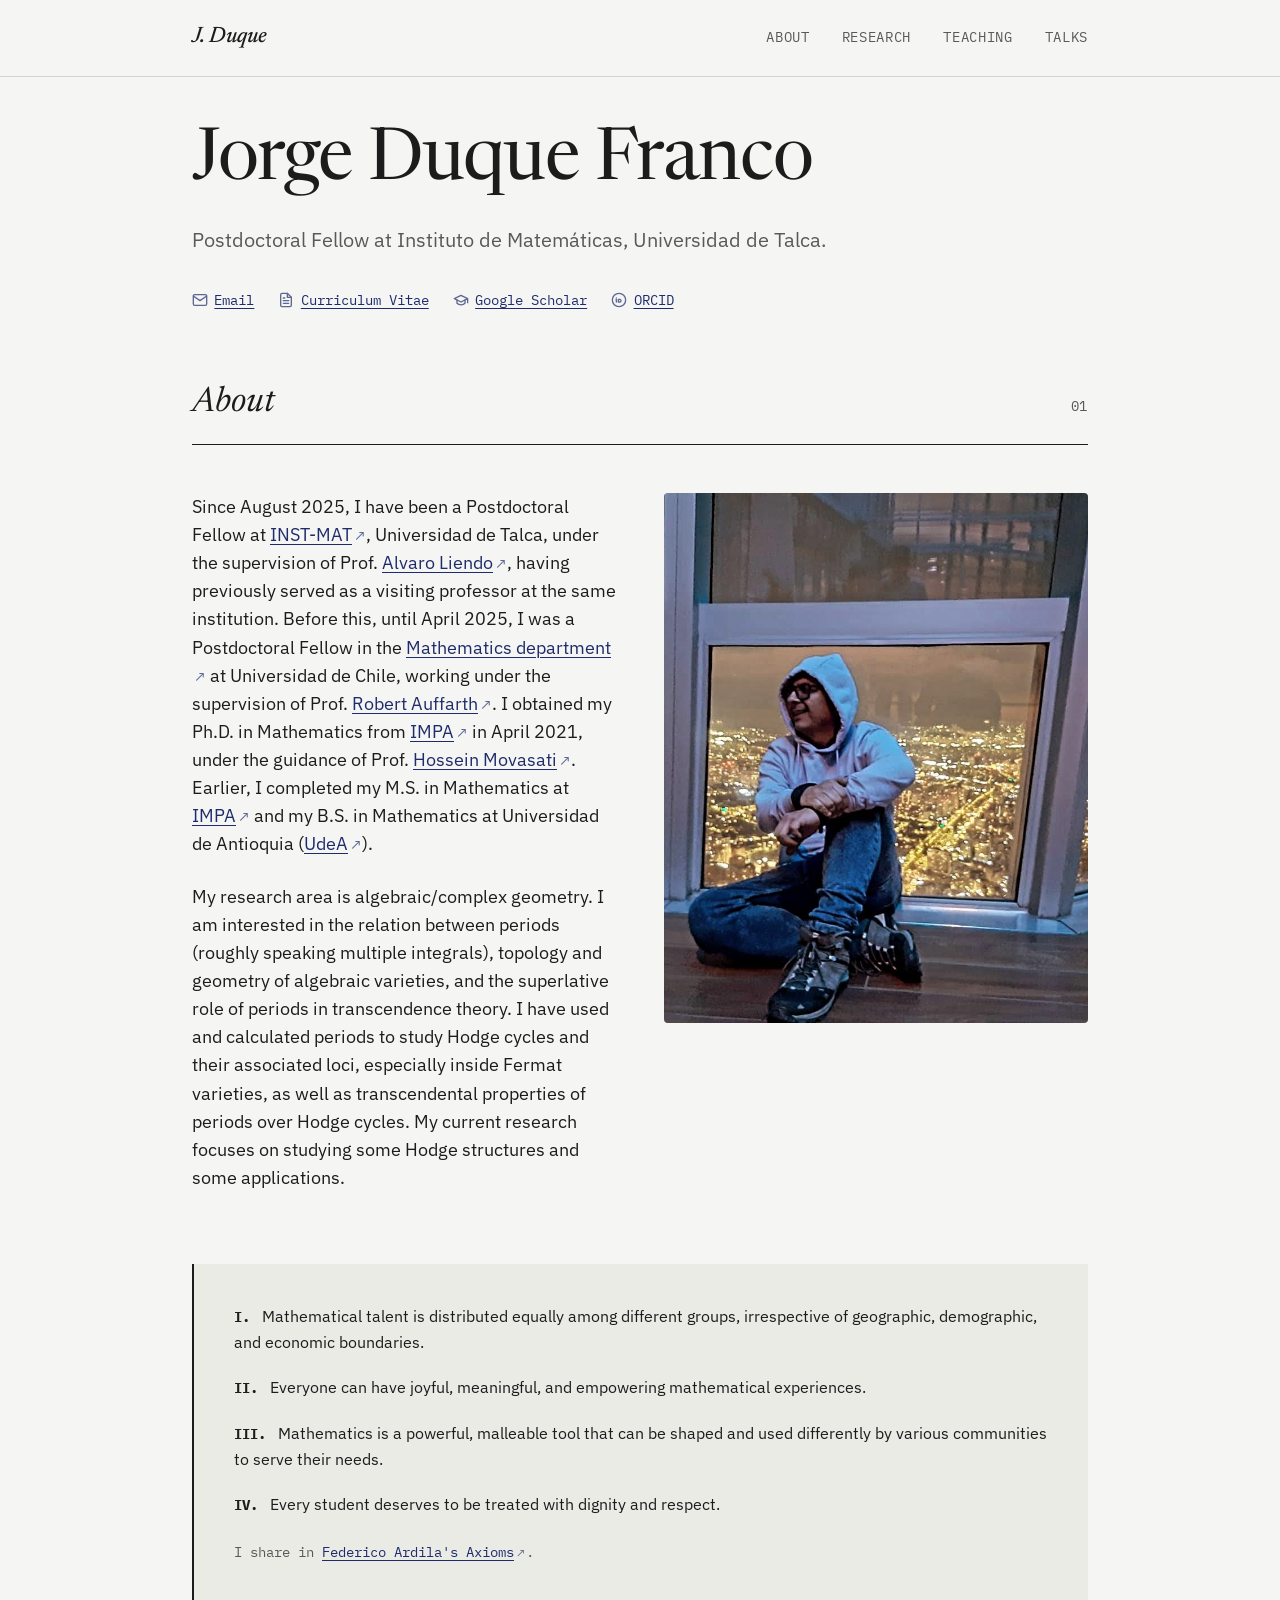
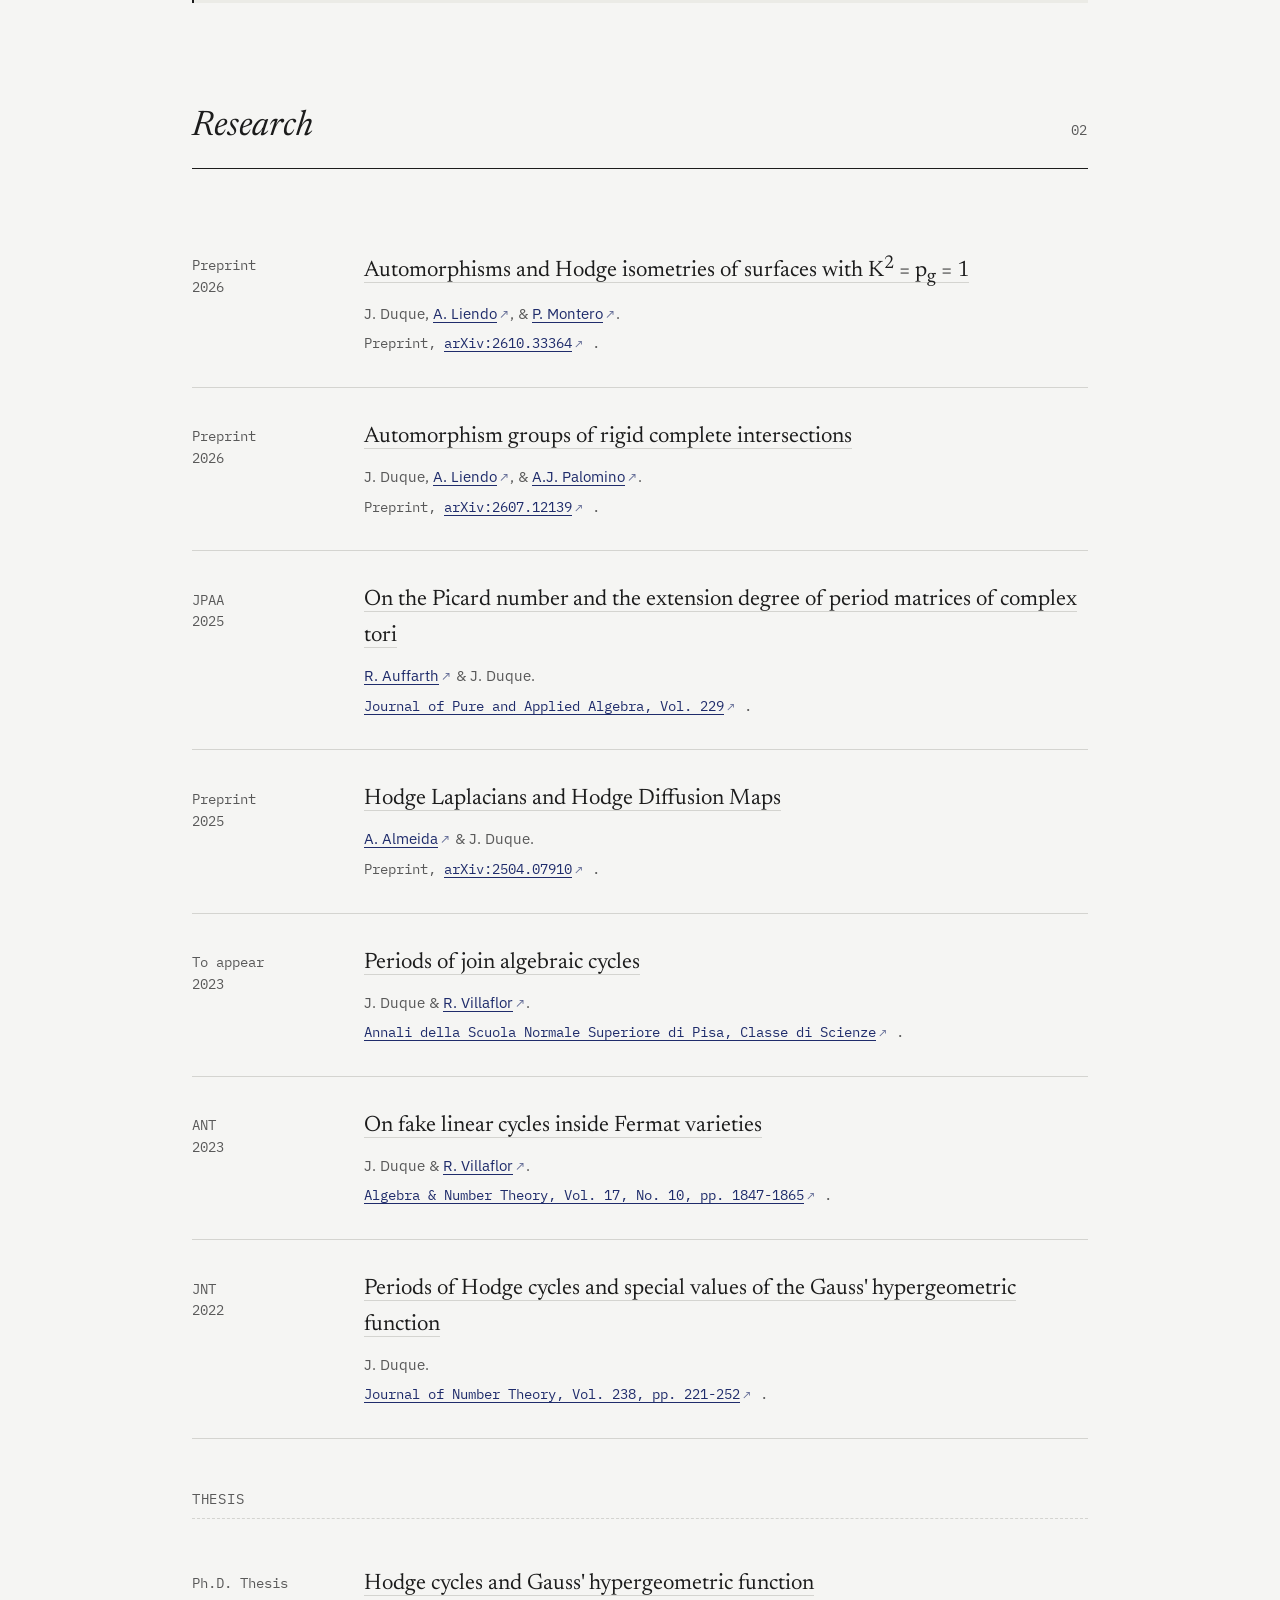
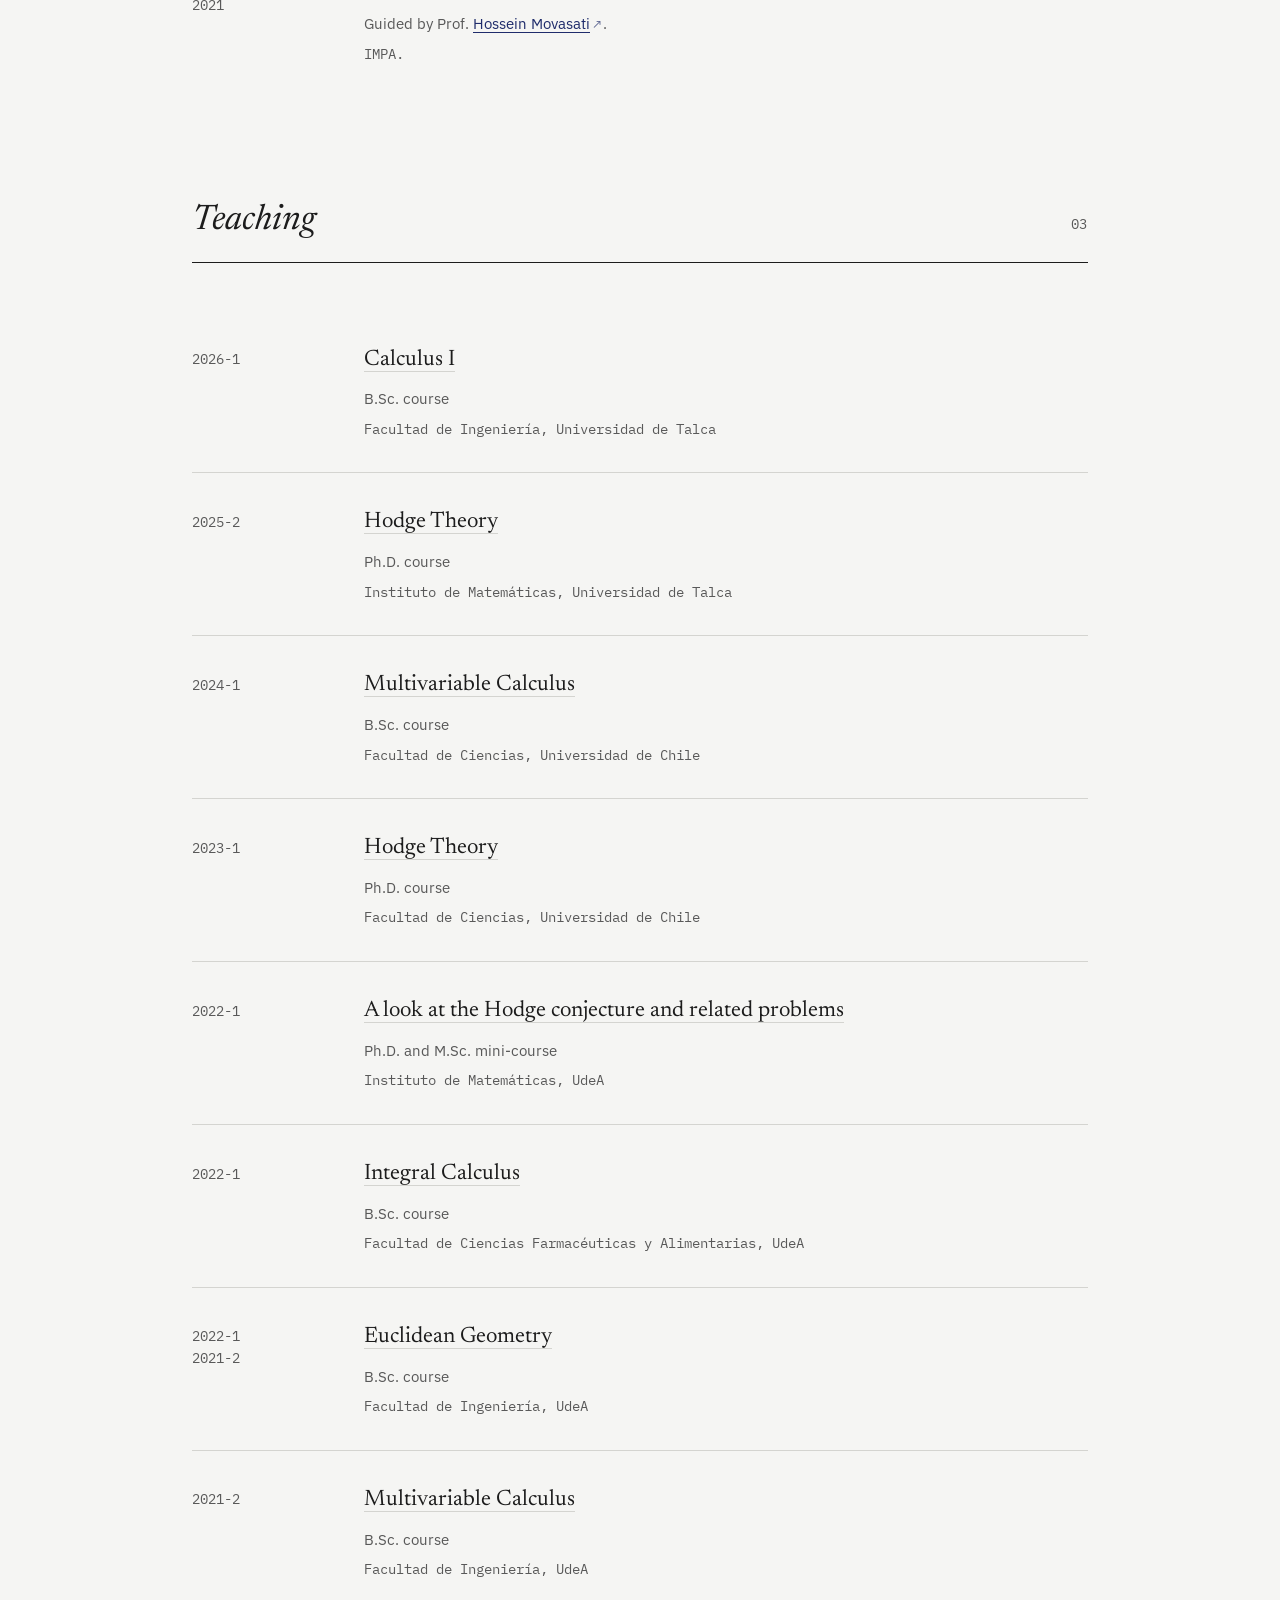
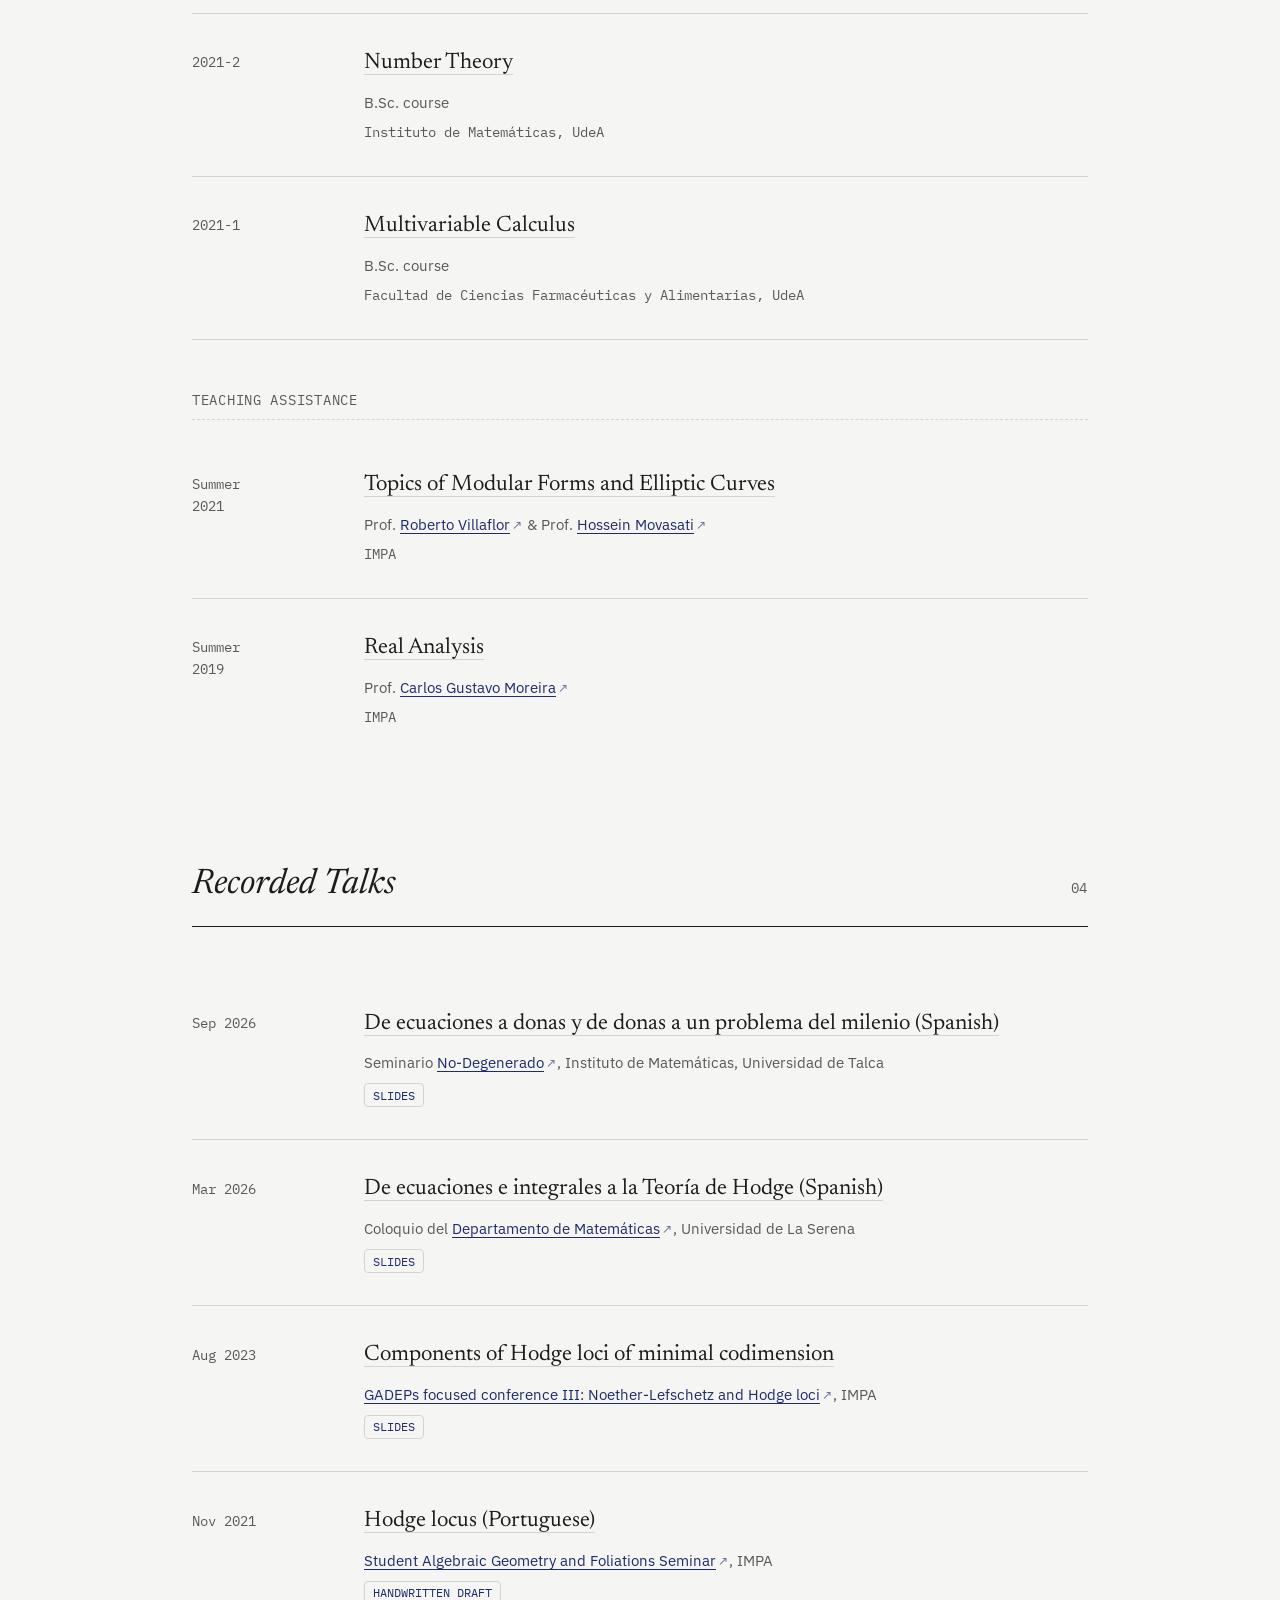
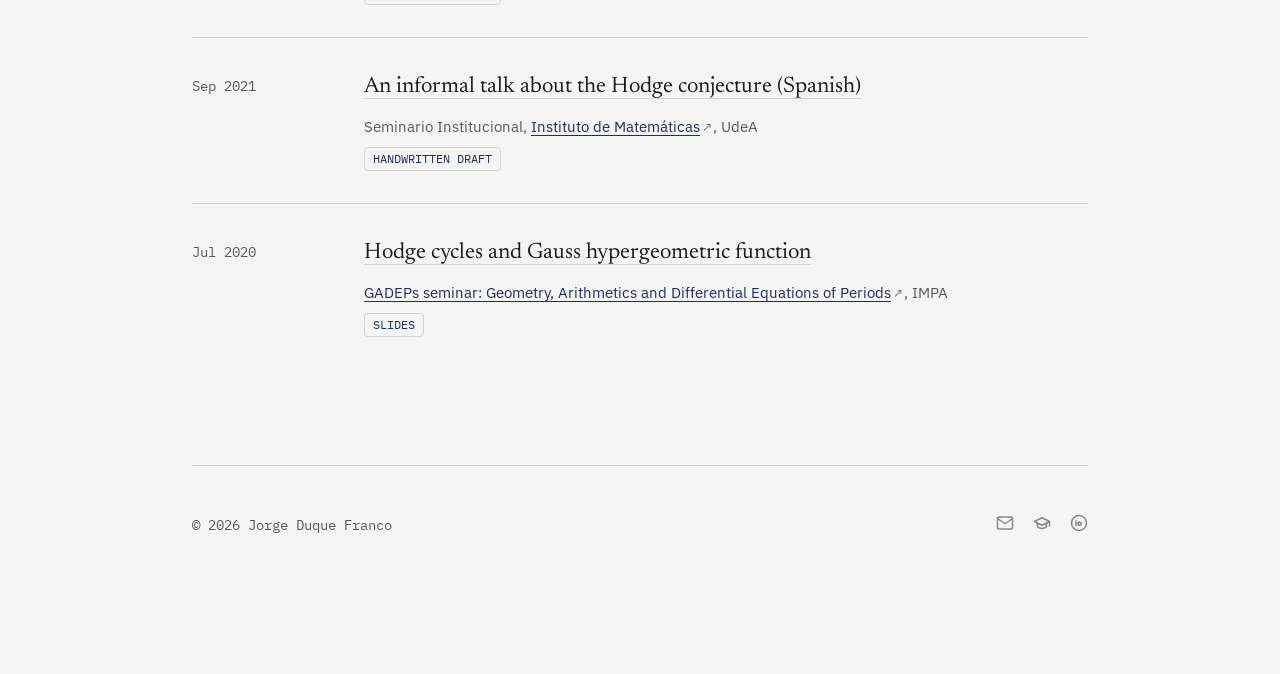
<file: index.html>
<!DOCTYPE html>
<html lang="en">
<head>
<meta charset="UTF-8">
<meta name="viewport" content="width=device-width, initial-scale=1">
<title>Jorge Duque — Algebraic & Complex Geometry</title>
<meta name="author" content="Jorge Duque">
<meta name="description" content="Jorge Duque Franco — Postdoctoral Fellow, Universidad de Talca. Research in Hodge theory, algebraic and complex geometry.">
<link rel="preconnect" href="https://fonts.googleapis.com">
<link rel="preconnect" href="https://fonts.gstatic.com" crossorigin>
<link href="https://fonts.googleapis.com/css2?family=Newsreader:ital,opsz,wght@0,6..72,400;0,6..72,500;1,6..72,400&family=IBM+Plex+Sans:wght@400;500;600&family=IBM+Plex+Mono:wght@400;500&display=swap" rel="stylesheet">
<style>
  /* --- Base Variables & Reset --- */
  :root {
    --bg: #F5F5F3; 
    --text: #1C1C1C;
    --text-muted: #595959;
    --accent: #1F2C6B; 
    --border: #D4D4D0;
    --axioms-bg: #EBEBE6;
    
    --serif: 'Newsreader', Georgia, serif;
    --sans: 'IBM Plex Sans', -apple-system, sans-serif;
    --mono: 'IBM Plex Mono', monospace;
  }

  /* --- Dark Mode --- */
  @media (prefers-color-scheme: dark) {
    :root {
      --bg: #121212;
      --text: #E4E4E4;
      --text-muted: #9E9E9E;
      --accent: #8295E5;
      --border: #333333;
      --axioms-bg: #1A1A1A;
    }
    
    .carousel-wrapper img { filter: grayscale(20%) brightness(0.85) !important; }
    .carousel-wrapper:hover img { filter: grayscale(0%) brightness(1) !important; }
  }

  * { box-sizing: border-box; margin: 0; padding: 0; }
  html { scroll-behavior: smooth; }
  
  body {
    background-color: var(--bg);
    color: var(--text);
    font-family: var(--sans);
    font-size: 16px;
    line-height: 1.6;
    -webkit-font-smoothing: antialiased;
    transition: background-color 0.3s ease, color 0.3s ease;
  }

  /* --- Global Link Styles --- */
  a { 
    color: var(--accent); 
    text-decoration: underline; 
    text-decoration-thickness: 1px;
    text-underline-offset: 3px;
    transition: color 0.2s, text-decoration-color 0.2s; 
  }
  a:hover { 
    color: var(--text); 
    text-decoration-color: var(--text);
  }
  
  a[target="_blank"]::after {
    content: " ↗";
    font-size: 0.85em;
    font-family: var(--sans);
    display: inline-block;
    opacity: 0.7;
    margin-left: 2px;
  }

  .no-underline a { text-decoration: none; }
  .no-underline a:hover { text-decoration: underline; }
  .no-arrow a::after { content: none !important; }

  img { max-width: 100%; height: auto; display: block; }

  /* --- Navigation (Sticky) --- */
  .nav-wrapper {
    position: sticky;
    top: 0;
    z-index: 100;
    background: rgba(245, 245, 243, 0.90);
    backdrop-filter: blur(8px);
    -webkit-backdrop-filter: blur(8px);
    border-bottom: 1px solid var(--border);
    transition: background-color 0.3s ease;
  }
  @media (prefers-color-scheme: dark) {
    .nav-wrapper { background: rgba(18, 18, 18, 0.90); }
  }

  nav {
    max-width: 960px;
    margin: 0 auto;
    padding: 1.25rem 2rem;
    display: flex;
    justify-content: space-between;
    align-items: baseline;
    position: relative;
  }
  .nav-logo {
    font-family: var(--serif);
    font-size: 1.4rem;
    font-style: italic;
    font-weight: 500;
    color: var(--text);
    text-decoration: none;
  }
  .nav-logo:hover { text-decoration: none; color: var(--accent); }
  
  .nav-links {
    display: flex;
    gap: 2rem;
    list-style: none;
    font-family: var(--mono);
    font-size: 0.85rem;
    text-transform: uppercase;
    letter-spacing: 0.05em;
  }
  .nav-links a { color: var(--text-muted); text-decoration: none; }
  .nav-links a:hover { color: var(--text); text-decoration: none; }
  
  .menu-btn {
    display: none;
    font-family: var(--mono);
    font-size: 0.85rem;
    background: none;
    border: 1px solid var(--border);
    padding: 0.5rem 1rem;
    cursor: pointer;
    color: var(--text);
    text-transform: uppercase;
  }

  /* --- Layout --- */
  .container {
    max-width: 960px;
    margin: 0 auto;
    padding: 3rem 2rem 0;
  }

  /* --- Hero --- */
  .hero { margin-bottom: 4rem; }
  .hero-content {
    max-width: 720px;
    margin-bottom: 3.5rem;
  }
  .hero h1 {
    font-family: var(--serif);
    font-size: clamp(3rem, 6vw, 4.5rem);
    font-weight: 400;
    line-height: 1.05;
    margin-bottom: 1.5rem;
    letter-spacing: -0.02em;
  }
  .hero-desc {
    font-size: 1.25rem;
    color: var(--text-muted);
    margin-bottom: 2rem;
    max-width: 650px;
  }
  
  .hero-links {
    font-family: var(--mono);
    font-size: 0.9rem;
    display: flex;
    flex-wrap: wrap;
    gap: 1rem 1.5rem;
  }
  .icon-link {
    display: inline-flex;
    align-items: center;
    gap: 0.4rem;
  }
  .icon-link svg {
    width: 16px;
    height: 16px;
    opacity: 0.7;
    transition: opacity 0.2s;
  }
  .icon-link:hover svg { opacity: 1; }
  .icon-link::after { content: none !important; }

  /* --- Sections --- */
  section { margin-bottom: 6rem; scroll-margin-top: 5rem; }
  .section-header {
    display: flex;
    align-items: baseline;
    border-bottom: 1px solid var(--text);
    padding-bottom: 0.75rem;
    margin-bottom: 3rem;
  }
  .section-header h2 {
    font-family: var(--serif);
    font-size: 2.2rem;
    font-weight: 400;
    font-style: italic;
    flex-grow: 1;
    color: var(--text);
  }
  .section-header span {
    font-family: var(--mono);
    font-size: 0.85rem;
    color: var(--text-muted);
    text-transform: uppercase;
    letter-spacing: 0.05em;
  }

  /* --- About & Axioms --- */
  .about-layout {
    display: grid;
    grid-template-columns: 1fr 1fr;
    gap: 3rem;
    align-items: start;
  }
  .about-text p {
    font-size: 1.1rem;
    margin-bottom: 1.5rem;
  }
  
  /* Auto-rotating Carousel */
  .carousel-wrapper {
    position: relative;
    width: 100%;
    aspect-ratio: 4 / 5;
    border-radius: 4px;
    overflow: hidden;
    background: var(--border);
  }
  .carousel-wrapper img {
    position: absolute;
    top: 0;
    left: 0;
    width: 100%;
    height: 100%;
    object-fit: cover;
    opacity: 0;
    transition: opacity 1.2s ease-in-out;
    filter: grayscale(15%);
  }
  .carousel-wrapper img.active {
    opacity: 1;
  }
  .carousel-wrapper:hover img {
    filter: grayscale(0%);
  }

  .axioms {
    margin-top: 3rem;
    padding: 2.5rem;
    background-color: var(--axioms-bg);
    border-left: 2px solid var(--text);
    transition: background-color 0.3s ease;
  }
  .axioms ul {
    list-style: none;
    display: flex;
    flex-direction: column;
    gap: 1.25rem;
  }
  .axioms li { font-size: 1rem; color: var(--text); }
  .axioms li b { font-family: var(--mono); font-size: 0.9rem; margin-right: 0.5rem; }
  .axioms-src {
    display: block;
    margin-top: 1.5rem;
    font-family: var(--mono);
    font-size: 0.85rem;
    color: var(--text-muted);
  }

  /* --- List Items --- */
  .list-item {
    display: grid;
    grid-template-columns: 140px 1fr;
    gap: 2rem;
    padding: 2rem 0;
    border-bottom: 1px solid var(--border);
  }
  .list-item:last-child { border-bottom: none; }
  
  .item-meta-side {
    font-family: var(--mono);
    font-size: 0.85rem;
    color: var(--text-muted);
    padding-top: 0.4rem;
  }
  .item-content h3 {
    font-family: var(--serif);
    font-size: 1.4rem;
    font-weight: 400;
    margin-bottom: 0.5rem;
  }
  .item-content h3 a { color: var(--text); text-decoration: none; border-bottom: 1px solid var(--border); }
  .item-content h3 a:hover { color: var(--accent); border-bottom-color: var(--accent); }
  .item-content h3 a::after { content: none !important; }
  
  .item-desc {
    font-size: 0.95rem;
    color: var(--text-muted);
    margin-bottom: 0.5rem;
  }
  .item-venue {
    font-family: var(--mono);
    font-size: 0.85rem;
    color: var(--text-muted);
    display: flex;
    flex-wrap: wrap;
    align-items: center;
    gap: 0.5rem;
  }
  .item-venue a { color: var(--accent); }
  
  .resource-link {
    display: inline-block;
    padding: 0.1rem 0.5rem;
    border: 1px solid var(--border);
    border-radius: 4px;
    font-size: 0.75rem;
    text-transform: uppercase;
    text-decoration: none !important;
  }
  .resource-link:hover {
    background-color: var(--border);
    color: var(--text);
  }
  .resource-link::after { content: none !important; }

  .sub-heading {
    font-family: var(--mono);
    font-size: 0.9rem;
    text-transform: uppercase;
    letter-spacing: 0.05em;
    color: var(--text-muted);
    margin: 3rem 0 1rem;
    padding-bottom: 0.5rem;
    border-bottom: 1px dashed var(--border);
  }

  /* --- Footer --- */
  footer {
    border-top: 1px solid var(--border);
    padding: 3rem 0;
    display: flex;
    flex-direction: column;
    align-items: center;
    gap: 2rem;
    margin-top: 4rem;
  }
  .footer-links {
    width: 100%;
    display: flex;
    justify-content: space-between;
    align-items: center;
    font-family: var(--mono);
    font-size: 0.85rem;
    color: var(--text-muted);
  }
  .footer-links a { color: var(--text-muted); text-decoration: none; }
  .footer-links a:hover { color: var(--text); }
  
  .footer-icons {
    display: flex;
    gap: 1.2rem;
  }
  .footer-icons svg {
    width: 18px;
    height: 18px;
    opacity: 0.7;
    transition: opacity 0.2s;
  }
  .footer-icons a:hover svg { opacity: 1; color: var(--text); }

  .easter-egg {
    font-family: var(--serif);
    font-style: italic;
    font-size: 1.1rem;
    color: transparent; 
    user-select: none;
    transition: color 0.6s ease;
    text-align: center;
  }
  .easter-egg cite {
    display: block;
    font-family: var(--mono);
    font-style: normal;
    font-size: 0.75rem;
    margin-top: 0.5rem;
  }
  footer:hover .easter-egg { color: var(--text-muted); }

  /* --- Responsive --- */
  @media (max-width: 768px) {
    .nav-links {
      display: none;
      flex-direction: column;
      position: absolute;
      top: 100%; left: 0; right: 0;
      background: var(--bg);
      padding: 2rem;
      border-bottom: 1px solid var(--border);
      gap: 1.5rem;
      z-index: 50;
    }
    .nav-links.active { display: flex; }
    .menu-btn { display: block; }
    
    .about-layout { grid-template-columns: 1fr; gap: 2rem; }
    
    .list-item {
      grid-template-columns: 1fr;
      gap: 0.5rem;
      padding: 1.5rem 0;
    }
    .item-meta-side {
      padding-top: 0;
      margin-bottom: 0.5rem;
    }
    .footer-links {
      flex-direction: column;
      gap: 1.5rem;
    }
  }
</style>
</head>
<body>

<!-- Sticky Nav Wrapper -->
<div class="nav-wrapper">
  <nav class="no-underline no-arrow">
    <a href="#" class="nav-logo">J. Duque</a>
    <button class="menu-btn" aria-label="Toggle Menu">Menu</button>
    <ul class="nav-links">
      <li><a href="#about">About</a></li>
      <li><a href="#research">Research</a></li>
      <li><a href="#teaching">Teaching</a></li>
      <li><a href="#talks">Talks</a></li>
    </ul>
  </nav>
</div>

<div class="container">
  <main>
    <!-- HERO -->
    <header class="hero">
      <div class="hero-content">
        <h1>Jorge Duque Franco</h1>
        <p class="hero-desc">Postdoctoral Fellow at Instituto de Matemáticas, Universidad de Talca.</p>
        <div class="hero-links">
          <a href="mailto:jorge.duque@utalca.cl" class="icon-link">
            <svg xmlns="http://www.w3.org/2000/svg" viewBox="0 0 24 24" fill="none" stroke="currentColor" stroke-width="2" stroke-linecap="round" stroke-linejoin="round"><path d="M4 4h16c1.1 0 2 .9 2 2v12c0 1.1-.9 2-2 2H4c-1.1 0-2-.9-2-2V6c0-1.1.9-2 2-2z"></path><polyline points="22,6 12,13 2,6"></polyline></svg>
            Email
          </a>
          <a href="pdf/CV.pdf" target="_blank" rel="noopener noreferrer" class="icon-link">
            <svg xmlns="http://www.w3.org/2000/svg" viewBox="0 0 24 24" fill="none" stroke="currentColor" stroke-width="2" stroke-linecap="round" stroke-linejoin="round"><path d="M14 2H6a2 2 0 0 0-2 2v16a2 2 0 0 0 2 2h12a2 2 0 0 0 2-2V8z"></path><polyline points="14 2 14 8 20 8"></polyline><line x1="16" y1="13" x2="8" y2="13"></line><line x1="16" y1="17" x2="8" y2="17"></line><polyline points="10 9 9 9 8 9"></polyline></svg>
            Curriculum Vitae
          </a>
          <a href="https://scholar.google.com/citations?user=UuuPOq0AAAAJ" target="_blank" rel="noopener noreferrer" class="icon-link">
            <svg xmlns="http://www.w3.org/2000/svg" viewBox="0 0 24 24" fill="none" stroke="currentColor" stroke-width="2" stroke-linecap="round" stroke-linejoin="round"><path d="M22 10v6M2 10l10-5 10 5-10 5z"></path><path d="M6 12v5c3 3 9 3 12 0v-5"></path></svg>
            Google Scholar
          </a>
          <a href="https://orcid.org/0000-0001-9451-1781?lang=en" target="_blank" rel="noopener noreferrer" class="icon-link">
            <svg xmlns="http://www.w3.org/2000/svg" viewBox="0 0 24 24" fill="none" stroke="currentColor" stroke-width="2" stroke-linecap="round" stroke-linejoin="round"><circle cx="12" cy="12" r="10"></circle><path d="M8 9h.01"></path><path d="M8 11v4"></path><path d="M11 11h2c1.1 0 2 .9 2 2v0c0 1.1-.9 2-2 2h-2v-4z"></path></svg>
            ORCID
          </a>
        </div>
      </div>
    </header>

    <!-- ABOUT -->
    <section id="about">
      <div class="section-header">
        <h2>About</h2>
        <span>01</span>
      </div>
      
      <div class="about-layout">
        <div class="about-text">
          <p>Since August 2025, I have been a Postdoctoral Fellow at <a href="https://inst-mat.utalca.cl/" target="_blank" rel="noopener noreferrer">INST-MAT</a>, Universidad de Talca, under the supervision of Prof. <a href="http://mail-inst-mat.utalca.cl/~aliendo/" target="_blank" rel="noopener noreferrer">Alvaro Liendo</a>, having previously served as a visiting professor at the same institution. Before this, until April 2025, I was a Postdoctoral Fellow in the <a href="https://matematicas.ciencias.uchile.cl/" target="_blank" rel="noopener noreferrer">Mathematics department</a> at Universidad de Chile, working under the supervision of Prof. <a href="https://sites.google.com/uchile.cl/rfauffar" target="_blank" rel="noopener noreferrer">Robert Auffarth</a>. I obtained my Ph.D. in Mathematics from <a href="https://impa.br/" target="_blank" rel="noopener noreferrer">IMPA</a> in April 2021, under the guidance of Prof. <a href="http://w3.impa.br/~hossein" target="_blank" rel="noopener noreferrer">Hossein Movasati</a>. Earlier, I completed my M.S. in Mathematics at <a href="https://impa.br/" target="_blank" rel="noopener noreferrer">IMPA</a> and my B.S. in Mathematics at Universidad de Antioquia (<a href="http://www.udea.edu.co/" target="_blank" rel="noopener noreferrer">UdeA</a>).</p>
          <p>My research area is algebraic/complex geometry. I am interested in the relation between periods (roughly speaking multiple integrals), topology and geometry of algebraic varieties, and the superlative role of periods in transcendence theory. I have used and calculated periods to study Hodge cycles and their associated loci, especially inside Fermat varieties, as well as transcendental properties of periods over Hodge cycles. My current research focuses on studying some Hodge structures and some applications.</p>
        </div>
        
        <!-- Auto-Rotating Photos -->
        <div class="carousel-wrapper" id="photoCarousel">
          <img src="img/Georgy3.jpg" class="active" alt="Jorge Duque">
          <img src="img/work.jpg" alt="Jorge Duque at work">
          <img src="img/torta.jpg" alt="Jorge Duque">
          <img src="img/georgy.jpg" alt="Jorge Duque">
          <img src="img/georgy123.jpg" alt="Jorge Duque">
        </div>
      </div>

      <div class="axioms">
        <ul>
          <li><b>I.</b> Mathematical talent is distributed equally among different groups, irrespective of geographic, demographic, and economic boundaries.</li>
          <li><b>II.</b> Everyone can have joyful, meaningful, and empowering mathematical experiences.</li>
          <li><b>III.</b> Mathematics is a powerful, malleable tool that can be shaped and used differently by various communities to serve their needs.</li>
          <li><b>IV.</b> Every student deserves to be treated with dignity and respect.</li>
        </ul>
        <span class="axioms-src">I share in <a href="https://www.ams.org/publications/journals/notices/201610/rnoti-p1164.pdf" target="_blank" rel="noopener noreferrer">Federico Ardila's Axioms</a>.</span>
      </div>
    </section>

    <!-- RESEARCH -->
    <section id="research">
      <div class="section-header">
        <h2>Research</h2>
        <span>02</span>
      </div>
      
      <div class="list-container">

        <div class="list-item">
          <div class="item-meta-side">Preprint<br>2026</div>
          <div class="item-content">
            <h3><a href="pdf/nfolds8.pdf" target="_blank" rel="noopener noreferrer">Automorphisms and Hodge isometries of surfaces with K<sup>2</sup> = p<sub>g</sub> = 1</a></h3>
            <p class="item-desc">J. Duque, <a href="http://mail-inst-mat.utalca.cl/~aliendo/" target="_blank" rel="noopener noreferrer">A. Liendo</a>, & <a href="http://pmontero.mat.utfsm.cl/" target="_blank" rel="noopener noreferrer">P. Montero</a>.</p>
            <div class="item-venue">Preprint, <a href="https://arxiv.org/abs/2610.33364" target="_blank" rel="noopener noreferrer">arXiv:2610.33364</a>.</div>
          </div>
        </div>

        
        <div class="list-item">
          <div class="item-meta-side">Preprint<br>2026</div>
          <div class="item-content">
            <h3><a href="pdf/Papercomplete.pdf" target="_blank" rel="noopener noreferrer">Automorphism groups of rigid complete intersections</a></h3>
            <p class="item-desc">J. Duque, <a href="http://mail-inst-mat.utalca.cl/~aliendo/" target="_blank" rel="noopener noreferrer">A. Liendo</a>, & <a href="https://anajulisapalomino.github.io/" target="_blank" rel="noopener noreferrer">A.J. Palomino</a>.</p>
            <div class="item-venue">Preprint, <a href="https://arxiv.org/abs/2607.12139" target="_blank" rel="noopener noreferrer">arXiv:2607.12139</a>.</div>
          </div>
        </div>

        <div class="list-item">
          <div class="item-meta-side">JPAA<br>2025</div>
          <div class="item-content">
            <h3><a href="pdf/PaperPicard.pdf" target="_blank" rel="noopener noreferrer">On the Picard number and the extension degree of period matrices of complex tori</a></h3>
            <p class="item-desc"><a href="https://sites.google.com/uchile.cl/rfauffar" target="_blank" rel="noopener noreferrer">R. Auffarth</a> & J. Duque.</p>
            <div class="item-venue"><a href="https://www.sciencedirect.com/science/article/abs/pii/S0022404925002361" target="_blank" rel="noopener noreferrer">Journal of Pure and Applied Algebra, Vol. 229</a>.</div>
          </div>
        </div>

        <div class="list-item">
          <div class="item-meta-side">Preprint<br>2025</div>
          <div class="item-content">
            <h3><a href="pdf/Paperlaplacian.pdf" target="_blank" rel="noopener noreferrer">Hodge Laplacians and Hodge Diffusion Maps</a></h3>
            <p class="item-desc"><a href="https://alvaroalmeidagomez.github.io/" target="_blank" rel="noopener noreferrer">A. Almeida</a> & J. Duque.</p>
            <div class="item-venue">Preprint, <a href="https://arxiv.org/abs/2504.07910" target="_blank" rel="noopener noreferrer">arXiv:2504.07910</a>.</div>
          </div>
        </div>

        <div class="list-item">
          <div class="item-meta-side">To appear<br>2023</div>
          <div class="item-content">
            <h3><a href="pdf/Paperjoin.pdf" target="_blank" rel="noopener noreferrer">Periods of join algebraic cycles</a></h3>
            <p class="item-desc">J. Duque & <a href="https://sites.google.com/view/roberto-villaflor-loyola" target="_blank" rel="noopener noreferrer">R. Villaflor</a>.</p>
            <div class="item-venue"><a href="https://arxiv.org/abs/2312.17222" target="_blank" rel="noopener noreferrer">Annali della Scuola Normale Superiore di Pisa, Classe di Scienze</a>.</div>
          </div>
        </div>

        <div class="list-item">
          <div class="item-meta-side">ANT<br>2023</div>
          <div class="item-content">
            <h3><a href="pdf/Paperfake.pdf" target="_blank" rel="noopener noreferrer">On fake linear cycles inside Fermat varieties</a></h3>
            <p class="item-desc">J. Duque & <a href="https://sites.google.com/view/roberto-villaflor-loyola" target="_blank" rel="noopener noreferrer">R. Villaflor</a>.</p>
            <div class="item-venue"><a href="https://msp.org/ant/2023/17-10/p06.xhtml" target="_blank" rel="noopener noreferrer">Algebra & Number Theory, Vol. 17, No. 10, pp. 1847-1865</a>.</div>
          </div>
        </div>
        
        <div class="list-item">
          <div class="item-meta-side">JNT<br>2022</div>
          <div class="item-content">
            <h3><a href="pdf/Paperhypergeometric.pdf" target="_blank" rel="noopener noreferrer">Periods of Hodge cycles and special values of the Gauss' hypergeometric function</a></h3>
            <p class="item-desc">J. Duque.</p>
            <div class="item-venue"><a href="https://doi.org/10.1016/j.jnt.2021.08.010" target="_blank" rel="noopener noreferrer">Journal of Number Theory, Vol. 238, pp. 221-252</a>.</div>
          </div>
        </div>
        
        <div class="sub-heading">Thesis</div>

        <div class="list-item">
          <div class="item-meta-side">Ph.D. Thesis<br>2021</div>
          <div class="item-content">
            <h3><a href="pdf/Thesis_PhD.pdf" target="_blank" rel="noopener noreferrer">Hodge cycles and Gauss' hypergeometric function</a></h3>
            <p class="item-desc">Guided by Prof. <a href="http://w3.impa.br/~hossein" target="_blank" rel="noopener noreferrer">Hossein Movasati</a>.</p>
            <div class="item-venue">IMPA.</div>
          </div>
        </div>

      </div>
    </section>

    <!-- TEACHING -->
    <section id="teaching">
      <div class="section-header">
        <h2>Teaching</h2>
        <span>03</span>
      </div>
      
      <div class="list-container">
        
        <div class="list-item">
          <div class="item-meta-side">2026-1</div>
          <div class="item-content">
            <h3><a href="https://www.dropbox.com/scl/fi/kvr48w4c0uernpqkz6m6f/Programa-Calculo-I.pdf?rlkey=hv4pgrgi2k5fv9xiuii91yqpe&st=tdxfrqot&dl=0" target="_blank" rel="noopener noreferrer">Calculus I</a></h3>
            <p class="item-desc">B.Sc. course</p>
            <div class="item-venue">Facultad de Ingeniería, Universidad de Talca</div>
          </div>
        </div>

        <div class="list-item">
          <div class="item-meta-side">2025-2</div>
          <div class="item-content">
            <h3><a href="https://drive.google.com/file/d/1l6t2uUqsLk1IqgZVe9Md7Hht22BY5lNk/view" target="_blank" rel="noopener noreferrer">Hodge Theory</a></h3>
            <p class="item-desc">Ph.D. course</p>
            <div class="item-venue">Instituto de Matemáticas, Universidad de Talca</div>
          </div>
        </div>
        
        <div class="list-item">
          <div class="item-meta-side">2024-1</div>
          <div class="item-content">
            <h3><a href="https://www.dropbox.com/scl/fi/sk53cx3sazdmeog5pj31v/Programa_CVV.pdf?rlkey=k9x7tkfvsn0kztywo5n6irwkw&st=53gqojk7&dl=0" target="_blank" rel="noopener noreferrer">Multivariable Calculus</a></h3>
            <p class="item-desc">B.Sc. course</p>
            <div class="item-venue">Facultad de Ciencias, Universidad de Chile</div>
          </div>
        </div>
        
        <div class="list-item">
          <div class="item-meta-side">2023-1</div>
          <div class="item-content">
            <h3><a href="https://docs.google.com/document/d/1DNDy0nCk0mgqEfT9zVLZkEKlByaDOn1k/edit?usp=sharing&ouid=105348715449418908175&rtpof=true&sd=true" target="_blank" rel="noopener noreferrer">Hodge Theory</a></h3>
            <p class="item-desc">Ph.D. course</p>
            <div class="item-venue">Facultad de Ciencias, Universidad de Chile</div>
          </div>
        </div>
        
        <div class="list-item">
          <div class="item-meta-side">2022-1</div>
          <div class="item-content">
            <h3><a href="https://drive.google.com/file/d/1AXcbd0bjtMruu9hxlWDjHByQQBlhnDdl/view?usp=sharing" target="_blank" rel="noopener noreferrer">A look at the Hodge conjecture and related problems</a></h3>
            <p class="item-desc">Ph.D. and M.Sc. mini-course</p>
            <div class="item-venue">Instituto de Matemáticas, UdeA</div>
          </div>
        </div>
        
        <div class="list-item">
          <div class="item-meta-side">2022-1</div>
          <div class="item-content">
            <h3><a href="https://drive.google.com/file/d/1QzLYPSnAW9UbZ3ppLXR8fQ9XU-95gCRy/view?usp=sharing" target="_blank" rel="noopener noreferrer">Integral Calculus</a></h3>
            <p class="item-desc">B.Sc. course</p>
            <div class="item-venue">Facultad de Ciencias Farmacéuticas y Alimentarias, UdeA</div>
          </div>
        </div>
        
        <div class="list-item">
          <div class="item-meta-side">2022-1<br>2021-2</div>
          <div class="item-content">
            <h3><a href="https://drive.google.com/file/d/1eRLDTBp-EhmxNsuXgcn63VUi6hKAwApi/view?usp=sharing" target="_blank" rel="noopener noreferrer">Euclidean Geometry</a></h3>
            <p class="item-desc">B.Sc. course</p>
            <div class="item-venue">Facultad de Ingeniería, UdeA</div>
          </div>
        </div>
        
        <div class="list-item">
          <div class="item-meta-side">2021-2</div>
          <div class="item-content">
            <h3><a href="https://drive.google.com/file/d/1fCInpT_9fFafv6BNtQPQe2qewqkurxLN/view?usp=sharing" target="_blank" rel="noopener noreferrer">Multivariable Calculus</a></h3>
            <p class="item-desc">B.Sc. course</p>
            <div class="item-venue">Facultad de Ingeniería, UdeA</div>
          </div>
        </div>
        
        <div class="list-item">
          <div class="item-meta-side">2021-2</div>
          <div class="item-content">
            <h3><a href="https://docs.google.com/document/d/1PUcpMb4pMvVeYZeJP6kuVBanxUGmS_0T/edit?usp=sharing&ouid=105348715449418908175&rtpof=true&sd=true" target="_blank" rel="noopener noreferrer">Number Theory</a></h3>
            <p class="item-desc">B.Sc. course</p>
            <div class="item-venue">Instituto de Matemáticas, UdeA</div>
          </div>
        </div>
        
        <div class="list-item">
          <div class="item-meta-side">2021-1</div>
          <div class="item-content">
            <h3><a href="https://drive.google.com/file/d/1dk4rohP01d3Yh_dsNTAiL9fqQvgE1e5n/view?usp=sharing" target="_blank" rel="noopener noreferrer">Multivariable Calculus</a></h3>
            <p class="item-desc">B.Sc. course</p>
            <div class="item-venue">Facultad de Ciencias Farmacéuticas y Alimentarias, UdeA</div>
          </div>
        </div>
        
        <div class="sub-heading">Teaching Assistance</div>
        
        <div class="list-item">
          <div class="item-meta-side">Summer<br>2021</div>
          <div class="item-content">
            <h3><a href="https://impa.br/ensino/programas-de-formacao/doutorado/disciplinas-doutorado/topicos-de-formas-modulares-e-curvas-elipticas/" target="_blank" rel="noopener noreferrer">Topics of Modular Forms and Elliptic Curves</a></h3>
            <p class="item-desc">Prof. <a href="https://sites.google.com/view/roberto-villaflor-loyola/" target="_blank" rel="noopener noreferrer">Roberto Villaflor</a> & Prof. <a href="http://w3.impa.br/~hossein/" target="_blank" rel="noopener noreferrer">Hossein Movasati</a></p>
            <div class="item-venue">IMPA</div>
          </div>
        </div>
        
        <div class="list-item">
          <div class="item-meta-side">Summer<br>2019</div>
          <div class="item-content">
            <h3><a href="https://impa.br/ensino/programas-de-formacao/iniciacao-cientifica/disciplinas-de-iniciacao-cientifica/analise-na-reta/" target="_blank" rel="noopener noreferrer">Real Analysis</a></h3>
            <p class="item-desc">Prof. <a href="http://w3.impa.br/~gugu/" target="_blank" rel="noopener noreferrer">Carlos Gustavo Moreira</a></p>
            <div class="item-venue">IMPA</div>
          </div>
        </div>

      </div>
    </section>

    <!-- TALKS -->
    <section id="talks">
      <div class="section-header">
        <h2>Recorded  Talks</h2>
        <span>04</span>
      </div>
      
      <div class="list-container">

      <div class="list-item">
          <div class="item-meta-side">Sep 2026</div>
          <div class="item-content">
            <h3><a href="https://www.youtube.com/watch?v=zgSSU6RyKGo" target="_blank" rel="noopener noreferrer">
De ecuaciones a donas y de donas a un problema del milenio (Spanish)</a></h3>
            <p class="item-desc">Seminario <a href="https://www.instagram.com/seminario.math.utalca/" target="_blank" rel="noopener noreferrer"> No-Degenerado</a>, Instituto de Matemáticas, Universidad de Talca</p>
            <div class="item-venue">
              <a href="pdf/De ecuaciones a donas.pdf" target="_blank" rel="noopener noreferrer" class="resource-link">Slides</a>
            </div>
          </div>
        </div>

        
        <div class="list-item">
          <div class="item-meta-side">Mar 2026</div>
          <div class="item-content">
            <h3><a href="https://www.youtube.com/watch?v=KJUpGdm51LM" target="_blank" rel="noopener noreferrer">De ecuaciones e integrales a la Teoría de Hodge (Spanish)</a></h3>
            <p class="item-desc">Coloquio del <a href="https://www.dmatuls.cl/portal/" target="_blank" rel="noopener noreferrer">Departamento de Matemáticas</a>, Universidad de La Serena</p>
            <div class="item-venue">
              <a href="pdf/Presentation_ULS.pdf" target="_blank" rel="noopener noreferrer" class="resource-link">Slides</a>
            </div>
          </div>
        </div>

        <div class="list-item">
          <div class="item-meta-side">Aug 2023</div>
          <div class="item-content">
            <h3><a href="https://www.youtube.com/watch?v=3q8l3fw7DJA" target="_blank" rel="noopener noreferrer">Components of Hodge loci of minimal codimension</a></h3>
            <p class="item-desc"><a href="https://impa.br/eventos-do-impa/2023-2/gadeps-focused-conference-iii-noether-lefschetz-and-hodge-loci/" target="_blank" rel="noopener noreferrer">GADEPs focused conference III: Noether-Lefschetz and Hodge loci</a>, IMPA</p>
            <div class="item-venue">
              <a href="https://drive.google.com/file/d/1Qz1jDy0t7G9DpCjc06b5GF96uaC_Ohxt/view?usp=sharing" target="_blank" rel="noopener noreferrer" class="resource-link">Slides</a>
            </div>
          </div>
        </div>
        
        <div class="list-item">
          <div class="item-meta-side">Nov 2021</div>
          <div class="item-content">
            <h3><a href="https://youtu.be/P2QGoiFoQOg" target="_blank" rel="noopener noreferrer">Hodge locus (Portuguese)</a></h3>
            <p class="item-desc"><a href="https://sites.google.com/view/seminario-ga-alunos-impa" target="_blank" rel="noopener noreferrer">Student Algebraic Geometry and Foliations Seminar</a>, IMPA</p>
            <div class="item-venue">
              <a href="https://drive.google.com/file/d/1lAcAEppw6JV7yFcfy-_1F9dBlIj0b1XM/view" target="_blank" rel="noopener noreferrer" class="resource-link">Handwritten draft</a>
            </div>
          </div>
        </div>
        
        <div class="list-item">
          <div class="item-meta-side">Sep 2021</div>
          <div class="item-content">
            <h3><a href="https://drive.google.com/file/d/1tjZyBMkN-6_fhgtoEnctZIOAv4r_TMOJ/view?usp=sharing" target="_blank" rel="noopener noreferrer">An informal talk about the Hodge conjecture (Spanish)</a></h3>
            <p class="item-desc">Seminario Institucional, <a href="https://matematicas.udea.edu.co/" target="_blank" rel="noopener noreferrer">Instituto de Matemáticas</a>, UdeA</p>
            <div class="item-venue">
              <a href="https://drive.google.com/file/d/1F6n7xbvjVR-38XcqnA33l6Wmn-9-86Zo/view?usp=sharing" target="_blank" rel="noopener noreferrer" class="resource-link">Handwritten draft</a>
            </div>
          </div>
        </div>
        
        <div class="list-item">
          <div class="item-meta-side">Jul 2020</div>
          <div class="item-content">
            <h3><a href="https://www.youtube.com/watch?v=bXbhdfaHp30" target="_blank" rel="noopener noreferrer">Hodge cycles and Gauss hypergeometric function</a></h3>
            <p class="item-desc"><a href="http://w3.impa.br/~hossein/GADEPs/GADEPs.html" target="_blank" rel="noopener noreferrer">GADEPs seminar: Geometry, Arithmetics and Differential Equations of Periods</a>, IMPA</p>
            <div class="item-venue">
              <a href="pdf/Presentation_Seminar_GADEPs.pdf" target="_blank" rel="noopener noreferrer" class="resource-link">Slides</a>
            </div>
          </div>
        </div>

      </div>
    </section>

  </main>

  <footer>
    <div class="footer-links no-underline no-arrow">
      <span>© <span id="year"></span> Jorge Duque Franco</span>
      
      <!-- Footer icons for easy access at the bottom -->
      <div class="footer-icons">
        <a href="mailto:jorge.duque@utalca.cl" aria-label="Email">
          <svg xmlns="http://www.w3.org/2000/svg" viewBox="0 0 24 24" fill="none" stroke="currentColor" stroke-width="2" stroke-linecap="round" stroke-linejoin="round"><path d="M4 4h16c1.1 0 2 .9 2 2v12c0 1.1-.9 2-2 2H4c-1.1 0-2-.9-2-2V6c0-1.1.9-2 2-2z"></path><polyline points="22,6 12,13 2,6"></polyline></svg>
        </a>
        <a href="https://scholar.google.com/citations?user=UuuPOq0AAAAJ" target="_blank" rel="noopener noreferrer" aria-label="Google Scholar">
          <svg xmlns="http://www.w3.org/2000/svg" viewBox="0 0 24 24" fill="none" stroke="currentColor" stroke-width="2" stroke-linecap="round" stroke-linejoin="round"><path d="M22 10v6M2 10l10-5 10 5-10 5z"></path><path d="M6 12v5c3 3 9 3 12 0v-5"></path></svg>
        </a>
        <a href="https://orcid.org/0000-0001-9451-1781?lang=en" target="_blank" rel="noopener noreferrer" aria-label="ORCID">
          <svg xmlns="http://www.w3.org/2000/svg" viewBox="0 0 24 24" fill="none" stroke="currentColor" stroke-width="2" stroke-linecap="round" stroke-linejoin="round"><circle cx="12" cy="12" r="10"></circle><path d="M8 9h.01"></path><path d="M8 11v4"></path><path d="M11 11h2c1.1 0 2 .9 2 2v0c0 1.1-.9 2-2 2h-2v-4z"></path></svg>
        </a>
      </div>
    </div>
    
    <!-- Easter Egg Quote -->
    <div class="easter-egg">
      "It's better to burn out than to fade away."
      <cite>— Kurt Cobain</cite>
    </div>
  </footer>
</div>

<script>
  // Dynamic Year
  document.getElementById('year').textContent = new Date().getFullYear();

  // Mobile Menu Toggle
  const menuBtn = document.querySelector('.menu-btn');
  const navLinks = document.querySelector('.nav-links');
  
  menuBtn.addEventListener('click', () => {
    navLinks.classList.toggle('active');
  });

  document.querySelectorAll('.nav-links a').forEach(link => {
    link.addEventListener('click', () => {
      navLinks.classList.remove('active');
    });
  });

  // Carousel Logic
  const slides = document.querySelectorAll('#photoCarousel img');
  if(slides.length > 0) {
    let currentSlide = 0;
    setInterval(() => {
      slides[currentSlide].classList.remove('active');
      currentSlide = (currentSlide + 1) % slides.length;
      slides[currentSlide].classList.add('active');
    }, 3500); // Rotates every 3.5 seconds
  }
</script>
</body>
</html>
</file>
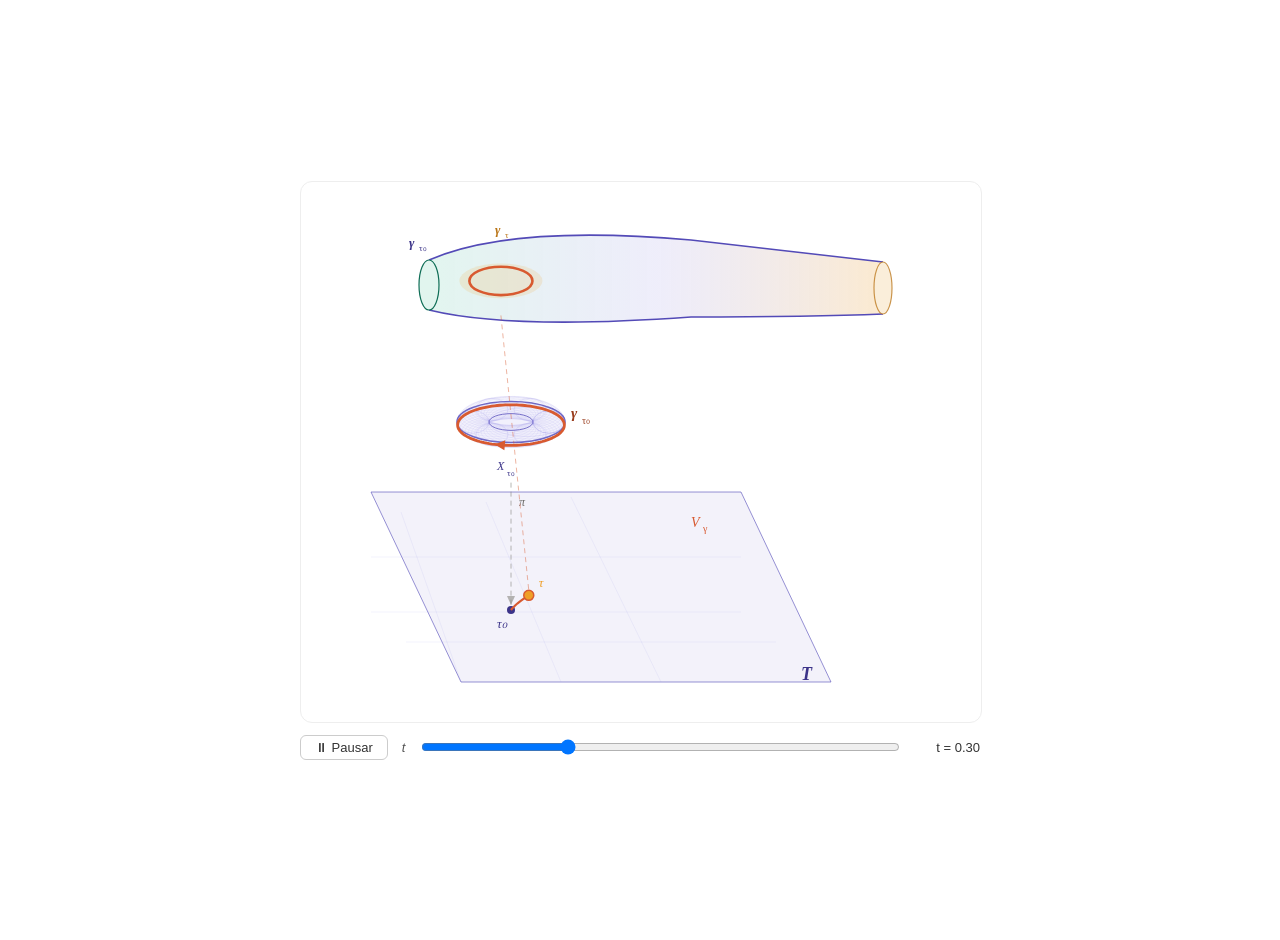
<file: pdf/HodgeL.html>
<!DOCTYPE html>
<html lang="es">
<head>
<meta charset="UTF-8">
<title>Animación</title>
<style>
  /* Centramos todo en la pantalla de forma responsiva */
  body {
    margin: 0;
    padding: 20px;
    display: flex;
    flex-direction: column;
    align-items: center;
    justify-content: center;
    min-height: 100vh;
    font-family: sans-serif;
    background-color: #ffffff;
  }
  
  #animation-container {
    width: 100%;
    max-width: 680px; /* Evita que se estire más allá de su tamaño original */
    display: flex;
    flex-direction: column;
  }

  #controls { 
    display: flex; 
    align-items: center; 
    gap: 14px; 
    margin-top: 12px; 
    font-size: 13px; 
    color: #555; 
  }
  
  #controls input[type=range] { 
    flex: 1; 
  }
  
  #val-label { 
    min-width: 64px; 
    text-align: right; 
    font-weight: 500; 
    color: #333; 
  }
  
  .btn { 
    background: none; 
    border: 1px solid #ccc; 
    border-radius: 6px; 
    padding: 4px 14px; 
    cursor: pointer; 
    font-size: 13px; 
    color: #333; 
  }
  
  .btn:hover { 
    background: #f0f0f0; 
  }
</style>
</head>
<body>

<div id="animation-container">
  <canvas id="c" width="680" height="540" style="width: 100%; height: auto; max-height: 75vh; object-fit: contain; border-radius: 12px; border: 1px solid #eee;"></canvas>

  <div id="controls">
    <button class="btn" id="play-btn" onclick="togglePlay()">⏸ Pausar</button>
    <span style="font-style:italic">t</span>
    <input type="range" id="t-slider" min="0" max="100" value="0" step="1"
           oninput="setT(+this.value/100); playing=false; document.getElementById('play-btn').textContent='▶ Reproducir';">
    <span id="val-label">t = 0.00</span>
  </div>
</div>

<script>
const canvas = document.getElementById('c');
const ctx = canvas.getContext('2d');
const W = 680, H = 540;

// ── helpers ──────────────────────────────────────────────────
function ease(x){ return x<0.5?2*x*x:1-Math.pow(-2*x+2,2)/2; }
function bez(t,p0,p1,p2,p3){const u=1-t;return u*u*u*p0+3*u*u*t*p1+3*u*t*t*p2+t*t*t*p3;}
function quadBez(t,x0,y0,cx,cy,x1,y1){
  const u=1-t;
  return {x:u*u*x0+2*u*t*cx+t*t*x1, y:u*u*y0+2*u*t*cy+t*t*y1};
}

// ── TUBE geometry ─────────────────────────────────────────────
function tubeY(nx){
  let top,bot;
  if(nx<=0.5){const s=nx/0.5;
    top=quadBez(s,128,78,210,42,390,58);
    bot=quadBez(s,128,128,210,148,390,135);
  } else {const s=(nx-0.5)/0.5;
    top=quadBez(s,390,58,510,72,582,80);
    bot=quadBez(s,390,135,510,135,582,132);
  }
  return {mid:(top.y+bot.y)/2, half:(bot.y-top.y)/2, topY:top.y, botY:bot.y};
}
const NX_MAX=0.88;

// ── T-plane geometry ─────────────────────────────────────────
const TL={x:70,y:310}, TR={x:440,y:310}, BR={x:530,y:500}, BL={x:160,y:500};
const TAU0={x:210,y:428};

function getTauPos(te){
  return {
    x:bez(te,210,230,330,372),
    y:bez(te,428,402,368,348)
  };
}

// ── TORUS drawing (2D projection, fixed at tau0 area above T-plane) ──
const TX=210, TY=240; 
const TR_big=38, TR_small=16; 

function drawTorus(alpha){
  ctx.save();
  ctx.globalAlpha = alpha;

  // back half of torus body
  for(let i=180;i<=360;i+=2){
    const u=i*Math.PI/180;
    for(let j=0;j<=360;j+=8){
      const v=j*Math.PI/180;
      const x=TX+(TR_big+TR_small*Math.cos(v))*Math.cos(u);
      const y=TY+(TR_big+TR_small*Math.cos(v))*Math.sin(u)*0.38+TR_small*Math.sin(v)*0.7;
      if(j===0){ctx.beginPath();ctx.moveTo(x,y);}
      else ctx.lineTo(x,y);
    }
  }

  const torusPath = new Path2D();
  for(let seg=0;seg<2;seg++){
    const uStart=seg===0?0:Math.PI, uEnd=seg===0?Math.PI:Math.PI*2;
    const steps=60;
    let first=true;
    for(let i=0;i<=steps;i++){
      const u=uStart+(uEnd-uStart)*i/steps;
      const x=TX+(TR_big+TR_small)*Math.cos(u);
      const y=TY+(TR_big+TR_small)*Math.sin(u)*0.38;
      if(first){torusPath.moveTo(x,y);first=false;}
      else torusPath.lineTo(x,y);
    }
  }

  ctx.globalAlpha=alpha*0.25;
  for(let j=0;j<=360;j+=12){
    const v=j*Math.PI/180;
    const dx=TR_small*Math.cos(v);
    const dy=TR_small*Math.sin(v)*0.7;
    ctx.beginPath();
    ctx.ellipse(TX+dx, TY+dy, TR_big, TR_big*0.38, 0, 0, Math.PI*2);
    ctx.strokeStyle='#AFA9EC';
    ctx.lineWidth=0.6;
    ctx.stroke();
  }

  ctx.globalAlpha=alpha*0.85;
  ctx.beginPath();
  ctx.ellipse(TX, TY, TR_big+TR_small, (TR_big+TR_small)*0.38, 0, 0, Math.PI*2);
  ctx.strokeStyle='#534AB7';
  ctx.lineWidth=1.5;
  ctx.stroke();

  ctx.beginPath();
  ctx.ellipse(TX, TY, TR_big-TR_small, (TR_big-TR_small)*0.38, 0, 0, Math.PI*2);
  ctx.strokeStyle='#534AB7';
  ctx.lineWidth=1;
  ctx.stroke();

  ctx.globalAlpha=alpha*0.18;
  ctx.beginPath();
  ctx.ellipse(TX, TY, TR_big+TR_small, (TR_big+TR_small)*0.38, 0, 0, Math.PI*2);
  ctx.fillStyle='#AFA9EC';
  ctx.fill();

  ctx.globalAlpha=alpha*0.22;
  for(let u=0;u<Math.PI*2;u+=Math.PI/3){
    const cx2=TX+TR_big*Math.cos(u);
    const cy2=TY+TR_big*Math.sin(u)*0.38;
    ctx.beginPath();
    ctx.ellipse(cx2, cy2, TR_small, TR_small*0.7, 0, 0, Math.PI*2);
    ctx.strokeStyle='#7F77DD';
    ctx.lineWidth=0.7;
    ctx.stroke();
  }

  ctx.globalAlpha=alpha*1.0;
  const loopV=0.28; 
  ctx.beginPath();
  let firstPt=true;
  for(let i=0;i<=120;i++){
    const u=(2*Math.PI*i/120);
    const x=TX+(TR_big+TR_small*Math.cos(loopV))*Math.cos(u);
    const y=TY+(TR_big+TR_small*Math.cos(loopV))*Math.sin(u)*0.38+TR_small*Math.sin(loopV)*0.7;
    if(firstPt){ctx.moveTo(x,y);firstPt=false;}
    else ctx.lineTo(x,y);
  }
  ctx.closePath();
  ctx.strokeStyle='#D85A30';
  ctx.lineWidth=2.8;
  ctx.stroke();

  const arrowU=Math.PI*0.55;
  const x1=TX+(TR_big+TR_small*Math.cos(loopV))*Math.cos(arrowU);
  const y1=TY+(TR_big+TR_small*Math.cos(loopV))*Math.sin(arrowU)*0.38+TR_small*Math.sin(loopV)*0.7;
  const x2=TX+(TR_big+TR_small*Math.cos(loopV))*Math.cos(arrowU+0.15);
  const y2=TY+(TR_big+TR_small*Math.cos(loopV))*Math.sin(arrowU+0.15)*0.38+TR_small*Math.sin(loopV)*0.7;
  const ang=Math.atan2(y2-y1,x2-x1);
  ctx.save();
  ctx.translate(x2,y2);
  ctx.rotate(ang);
  ctx.beginPath();
  ctx.moveTo(0,0);ctx.lineTo(-10,-5);ctx.lineTo(-10,5);ctx.closePath();
  ctx.fillStyle='#D85A30';ctx.fill();
  ctx.restore();

  ctx.globalAlpha=alpha;
  ctx.font='italic bold 15px serif';
  ctx.fillStyle='#993C1D';
  ctx.fillText('γ', TX+TR_big+TR_small+6, TY-4);
  ctx.font='10px serif';
  ctx.fillText('τ₀', TX+TR_big+TR_small+17, TY+2);

  ctx.font='italic 12px serif';
  ctx.fillStyle='#3C3489';
  ctx.fillText('X', TX-14, TY+TR_big*0.38+TR_small*0.7+22);
  ctx.font='9px serif';
  ctx.fillText('τ₀', TX-4, TY+TR_big*0.38+TR_small*0.7+28);

  ctx.globalAlpha=1;
  ctx.restore();
}

// ── DRAW ─────────────────────────────────────────────────────
function draw(t){
  ctx.clearRect(0,0,W,H);
  const te=ease(t);

  ctx.save();
  ctx.beginPath();
  ctx.moveTo(TL.x,TL.y);ctx.lineTo(TR.x,TR.y);
  ctx.lineTo(BR.x,BR.y);ctx.lineTo(BL.x,BL.y);ctx.closePath();
  ctx.fillStyle='rgba(83,74,183,0.07)';ctx.fill();
  ctx.strokeStyle='#534AB7';ctx.lineWidth=1;ctx.globalAlpha=0.6;ctx.stroke();
  ctx.restore();

  ctx.save();ctx.globalAlpha=0.18;ctx.strokeStyle='#7F77DD';ctx.lineWidth=0.5;
  [[160,500,100,330],[260,500,185,320],[360,500,270,315]].forEach(([x1,y1,x2,y2])=>{
    ctx.beginPath();ctx.moveTo(x1,y1);ctx.lineTo(x2,y2);ctx.stroke();
  });
  [[70,375,440,375],[70,430,440,430],[105,460,475,460]].forEach(([x1,y1,x2,y2])=>{
    ctx.beginPath();ctx.moveTo(x1,y1);ctx.lineTo(x2,y2);ctx.stroke();
  });
  ctx.restore();

  ctx.font='italic bold 18px serif';ctx.fillStyle='#3C3489';
  ctx.fillText('T',500,498);

  ctx.beginPath();ctx.arc(TAU0.x,TAU0.y,4,0,Math.PI*2);
  ctx.fillStyle='#3C3489';ctx.fill();
  ctx.font='italic 13px serif';ctx.fillStyle='#3C3489';
  ctx.fillText('τ₀',TAU0.x-14,TAU0.y+18);

  ctx.font='italic 14px serif';ctx.fillStyle='#D85A30';
  ctx.fillText('V',390,345);
  ctx.font='10px serif';ctx.fillText('γ',402,350);

  if(te>0.01){
    ctx.beginPath();
    ctx.moveTo(TAU0.x,TAU0.y);
    for(let i=1;i<=60;i++){
      const p=getTauPos((i/60)*te);
      ctx.lineTo(p.x,p.y);
    }
    ctx.strokeStyle='#D85A30';ctx.lineWidth=2.2;
    ctx.lineJoin='round';ctx.stroke();
  }

  const tau=getTauPos(te);
  ctx.beginPath();ctx.arc(tau.x,tau.y,5,0,Math.PI*2);
  ctx.fillStyle='#EF9F27';ctx.strokeStyle='#D85A30';ctx.lineWidth=1.5;
  ctx.fill();ctx.stroke();
  ctx.font='italic 13px serif';ctx.fillStyle='#EF9F27';
  ctx.fillText('τ',tau.x+10,tau.y-8);

  ctx.save();
  ctx.beginPath();
  ctx.moveTo(128,78);
  ctx.quadraticCurveTo(210,42,390,58);
  ctx.quadraticCurveTo(510,72,582,80);
  ctx.lineTo(582,132);
  ctx.quadraticCurveTo(510,135,390,135);
  ctx.quadraticCurveTo(210,148,128,128);
  ctx.closePath();
  const grad=ctx.createLinearGradient(128,0,582,0);
  grad.addColorStop(0,'rgba(93,202,165,0.18)');
  grad.addColorStop(0.5,'rgba(127,119,221,0.13)');
  grad.addColorStop(1,'rgba(239,159,39,0.22)');
  ctx.fillStyle=grad;ctx.fill();

  ctx.beginPath();ctx.moveTo(128,78);
  ctx.quadraticCurveTo(210,42,390,58);
  ctx.quadraticCurveTo(510,72,582,80);
  ctx.strokeStyle='#534AB7';ctx.lineWidth=1.6;ctx.stroke();
  
  ctx.beginPath();ctx.moveTo(128,128);
  ctx.quadraticCurveTo(210,148,390,135);
  ctx.quadraticCurveTo(510,135,582,132);
  ctx.strokeStyle='#534AB7';ctx.lineWidth=1.6;ctx.stroke();

  ctx.beginPath();ctx.ellipse(128,103,10,25,0,0,Math.PI*2);
  ctx.fillStyle='#E1F5EE';ctx.fill();
  ctx.strokeStyle='#0F6E56';ctx.lineWidth=1.2;ctx.stroke();

  ctx.beginPath();ctx.ellipse(582,106,9,26,0,0,Math.PI*2);
  ctx.fillStyle='#FAEEDA';ctx.fill();ctx.globalAlpha=0.75;
  ctx.strokeStyle='#BA7517';ctx.lineWidth=1.2;ctx.stroke();
  ctx.globalAlpha=1;
  ctx.restore();

  ctx.font='italic bold 13px serif';ctx.fillStyle='#3C3489';
  ctx.fillText('γ',108,65);
  ctx.font='9px serif';ctx.fillStyle='#3C3489';
  ctx.fillText('τ₀',118,69);

  const nx=te*NX_MAX;
  const cx2=128+nx*(582-128);
  const {mid,half,topY}=tubeY(nx);
  const ry=Math.max(5,half*0.82);

  if(te>0.01){
    ctx.save();ctx.globalAlpha=0.15;
    ctx.beginPath();ctx.ellipse(cx2,mid,ry*0.55,ry+10,Math.PI/2,0,Math.PI*2);
    ctx.fillStyle='#EF9F27';ctx.fill();ctx.restore();
    
    ctx.beginPath();ctx.ellipse(cx2,mid,ry*0.45,ry,Math.PI/2,0,Math.PI*2);
    ctx.strokeStyle='#D85A30';ctx.lineWidth=2.6;ctx.stroke();
    
    ctx.font='italic bold 13px serif';ctx.fillStyle='#BA7517';
    const lx=Math.min(cx2-6,554);
    ctx.fillText('γ',lx,topY-8);
    ctx.font='9px serif';ctx.fillText('τ',lx+10,topY-4);
  }

  drawTorus(1.0);

  ctx.save();
  ctx.setLineDash([5,4]);
  ctx.beginPath();ctx.moveTo(TX,TY+TR_big*0.38+TR_small*0.7+35);
  ctx.lineTo(TAU0.x,TAU0.y-5);
  ctx.strokeStyle='#888780';ctx.lineWidth=1;ctx.globalAlpha=0.6;ctx.stroke();
  
  ctx.globalAlpha=0.9;ctx.setLineDash([]);
  ctx.font='italic 12px serif';ctx.fillStyle='#5F5E5A';
  ctx.fillText('π',TX+8,TY+TR_big*0.38+TR_small*0.7+58);
  ctx.restore();

  ctx.save();
  ctx.beginPath();
  ctx.moveTo(TAU0.x,TAU0.y-5);
  ctx.lineTo(TAU0.x-4,TAU0.y-14);
  ctx.lineTo(TAU0.x+4,TAU0.y-14);
  ctx.closePath();
  ctx.fillStyle='#888780';ctx.globalAlpha=0.6;ctx.fill();
  ctx.restore();

  if(te>0.04){
    ctx.save();ctx.setLineDash([5,4]);
    ctx.beginPath();ctx.moveTo(cx2,mid+ry+3);
    ctx.lineTo(tau.x,tau.y-5);
    ctx.strokeStyle='#D85A30';ctx.lineWidth=0.9;ctx.globalAlpha=0.5;ctx.stroke();
    ctx.restore();
  }
}

// ── ANIMATION LOOP ────────────────────────────────────────────
let frame=0,playing=true,raf;
const totalFrames=240;

function setT(t){
  document.getElementById('t-slider').value=Math.round(t*100);
  document.getElementById('val-label').textContent='t = '+t.toFixed(2);
  draw(t);
}

function step(){
  if(!playing)return;
  frame++;
  if(frame>totalFrames+80)frame=0;
  const t=frame<totalFrames?frame/totalFrames:1;
  setT(t);
  raf=requestAnimationFrame(step);
}
function togglePlay(){
  playing=!playing;
  document.getElementById('play-btn').textContent=playing?'⏸ Pausar':'▶ Reproducir';
  if(playing)raf=requestAnimationFrame(step);
}

setT(0);
raf=requestAnimationFrame(step);
</script>

</body>
</html>
</file>
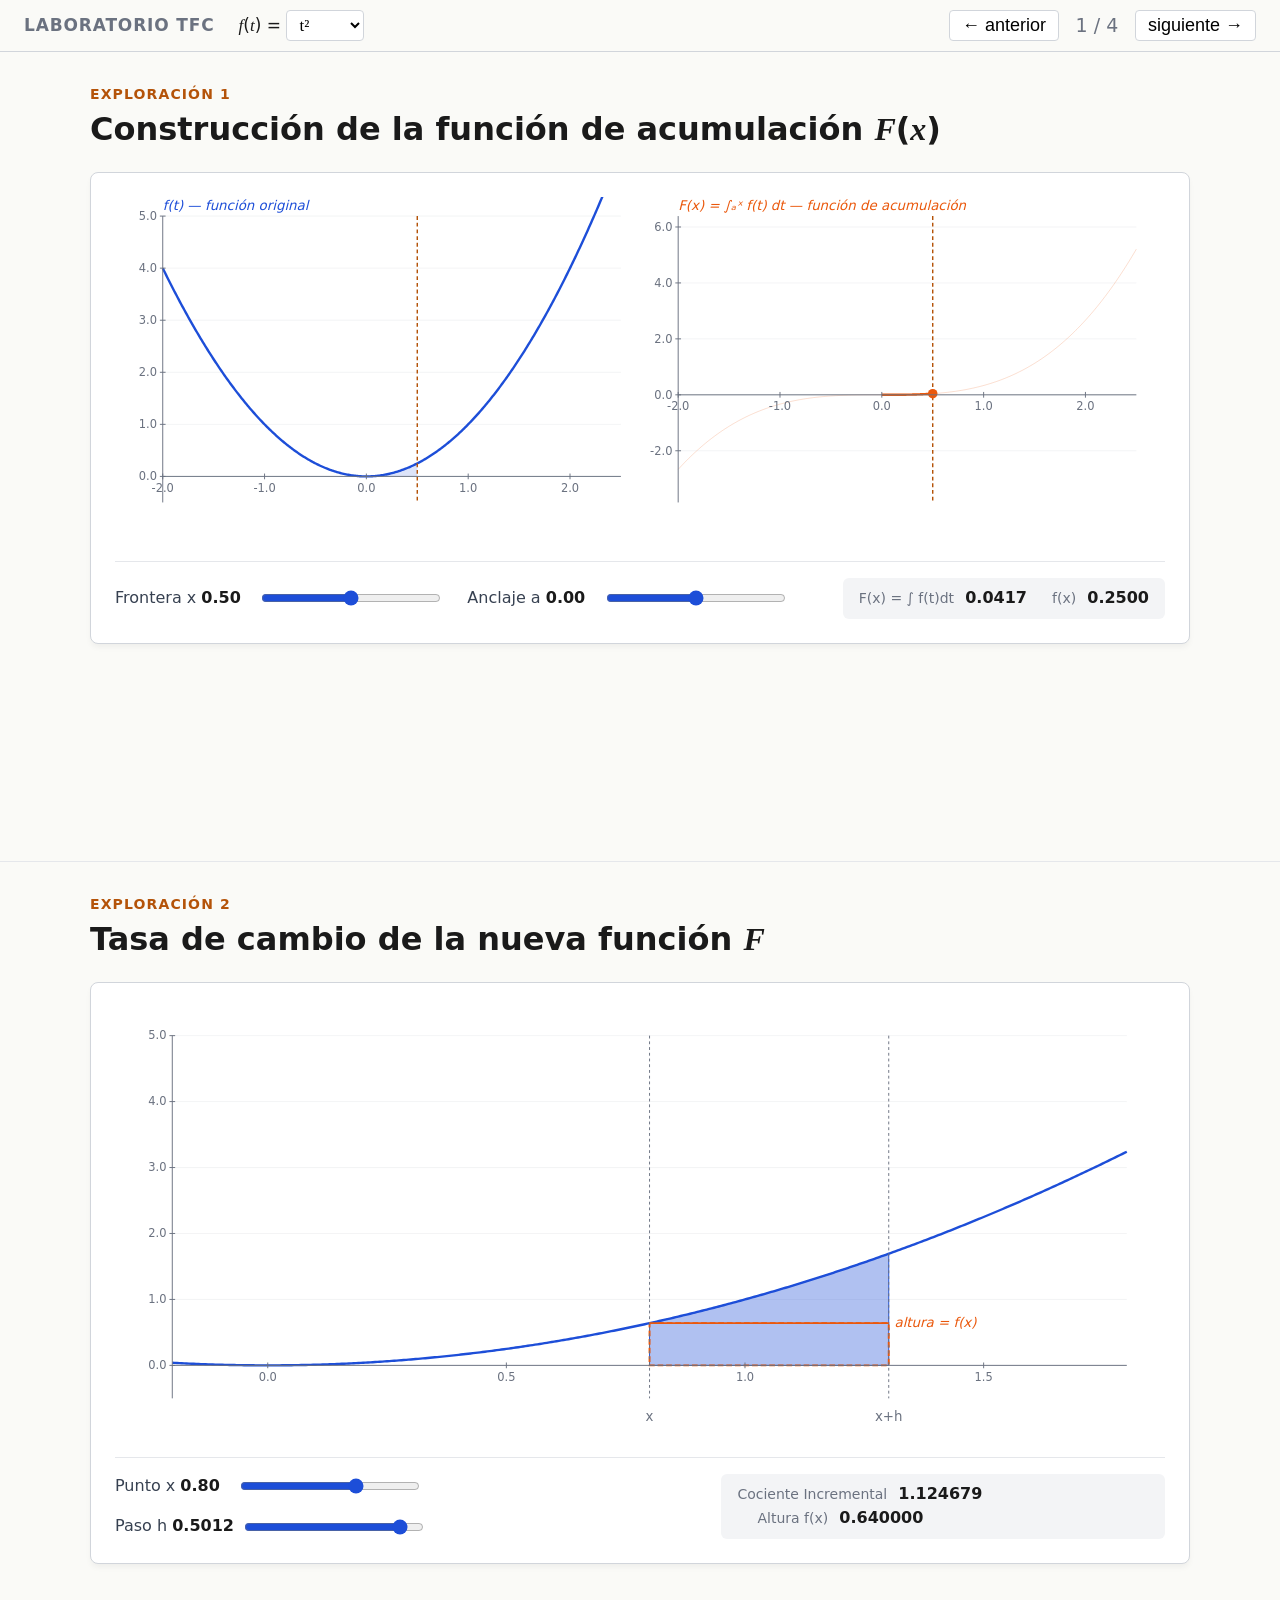
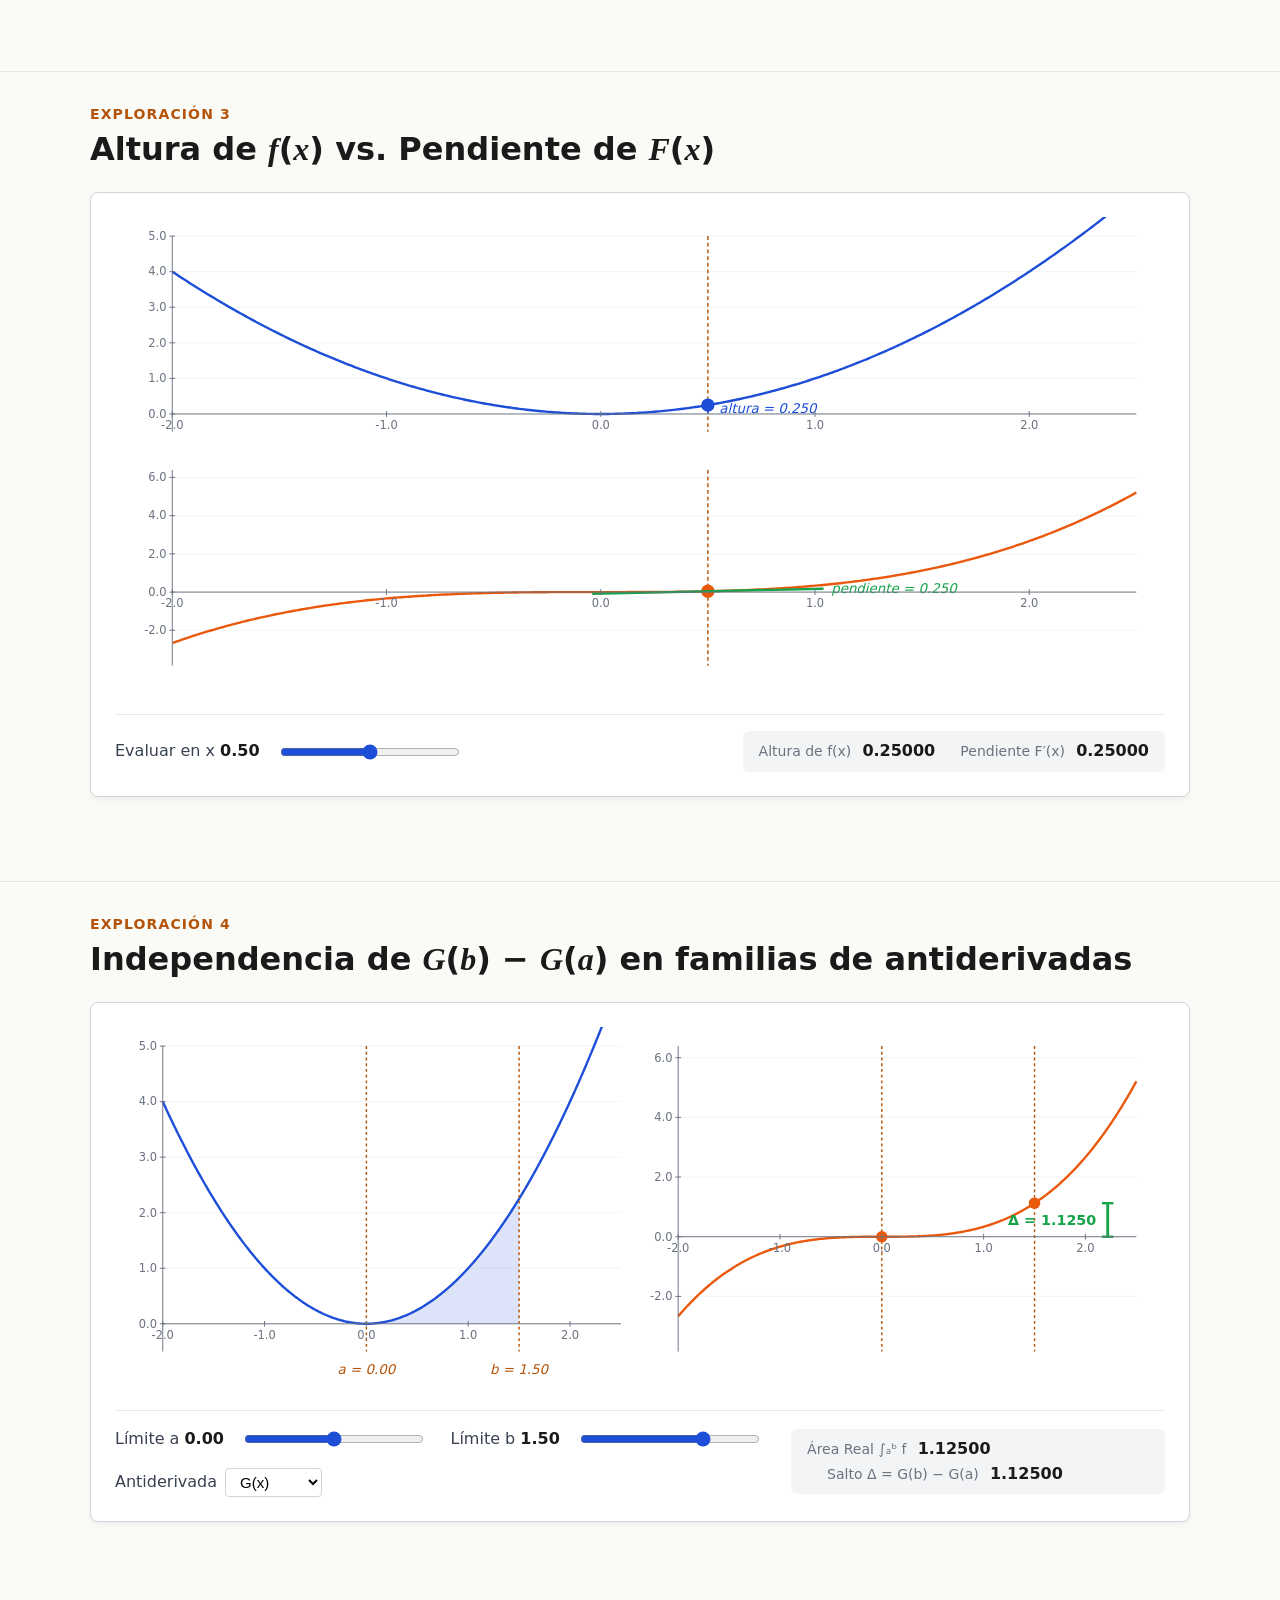
<file: pdf/TFC.html>
<!doctype html>
<html lang="es">
<head>
<meta charset="utf-8">
<meta name="viewport" content="width=device-width, initial-scale=1">
<title>Laboratorio Visual: TFC</title>
<style>
  :root {
    --bg: #fafaf7;
    --ink: #1a1a1a;
    --muted: #6b7280;
    --line: #d1d5db;
    --grid: #e5e7eb;
    --f-color: #1d4ed8;
    --F-color: #ea580c;
    --tan-color: #16a34a;
    --accent: #b45309;
    --section-sep: #e5e7eb;
  }
  * { box-sizing: border-box; }
  html, body { margin: 0; padding: 0; background: var(--bg); color: var(--ink); touch-action: manipulation; }
  body {
    font-family: -apple-system, BlinkMacSystemFont, "SF Pro Text", "Inter", system-ui, sans-serif;
    font-size: 19px;
    line-height: 1.55;
    -webkit-font-smoothing: antialiased;
  }
  .math, var { font-family: "Cambria Math", "Latin Modern Math", "STIX Two Math", "Georgia", serif; font-style: italic; }

  /* Top bar */
  header.topbar {
    position: sticky; top: 0; z-index: 100;
    background: rgba(250, 250, 247, 0.95);
    backdrop-filter: blur(8px);
    border-bottom: 1px solid var(--line);
    padding: 10px 24px;
    display: flex; align-items: center; gap: 24px;
    flex-wrap: wrap;
  }
  header.topbar .title { font-weight: 600; font-size: 17px; letter-spacing: 0.05em; text-transform: uppercase; color: var(--muted); }
  header.topbar .func-picker { font-size: 17px; }
  header.topbar select {
    font-size: 17px; padding: 4px 8px;
    font-family: "Cambria Math", "Georgia", serif;
    background: white; border: 1px solid var(--line); border-radius: 4px;
  }
  .nav-buttons { margin-left: auto; display: flex; gap: 8px; align-items: center; }
  .nav-buttons button {
    font-size: 18px; padding: 4px 12px;
    background: white; border: 1px solid var(--line); border-radius: 4px; cursor: pointer;
  }
  .nav-buttons button:hover { background: #f3f4f6; }
  .nav-buttons #sectionLabel { color: var(--muted); font-variant-numeric: tabular-nums; min-width: 60px; text-align: center; }

  /* Sections optimizadas para enfoque visual total */
  main { padding: 0; }
  section {
    min-height: 90vh;
    padding: 32px;
    border-bottom: 1px solid var(--section-sep);
    max-width: 100vw;
    display: flex;
    flex-direction: column;
    align-items: center;
  }
  
  .section-header {
    width: 100%;
    max-width: 1100px;
    text-align: left;
    margin-bottom: 24px;
  }
  .section-header h2 {
    margin: 0 0 4px;
    font-size: 14px; font-weight: 600;
    color: var(--accent); letter-spacing: 0.08em; text-transform: uppercase;
  }
  .section-header h1 {
    margin: 0;
    font-size: 32px; font-weight: 600; line-height: 1.2;
  }

  /* Viz containers */
  .viz {
    background: white;
    border: 1px solid var(--line);
    border-radius: 8px;
    padding: 24px;
    display: flex;
    flex-direction: column;
    width: 100%;
    max-width: 1100px;
    box-shadow: 0 4px 6px -1px rgba(0, 0, 0, 0.05);
  }
  .viz svg { display: block; width: 100%; height: auto; flex-grow: 1; }
  
  .controls-bar {
    display: flex;
    justify-content: space-between;
    align-items: center;
    margin-top: 20px;
    padding-top: 16px;
    border-top: 1px solid var(--grid);
  }
  
  .controls { display: flex; flex-wrap: wrap; gap: 16px 24px; align-items: center; }
  .control { display: flex; align-items: center; gap: 8px; font-size: 16px; color: #374151; }
  .control label { white-space: nowrap; font-weight: 500; }
  .control input[type="range"] { width: 180px; accent-color: var(--f-color); }
  .control select {
    font-size: 15px; padding: 4px 10px;
    background: white; border: 1px solid var(--line); border-radius: 4px; cursor: pointer;
  }
  .control .val { font-variant-numeric: tabular-nums; color: var(--ink); font-weight: 600; min-width: 50px; display: inline-block; }

  .readout { font-size: 16px; padding: 8px 16px; background: #f3f4f6; border-radius: 6px; }
  .readout .pair { display: inline-block; margin-left: 20px; }
  .readout .pair:first-child { margin-left: 0; }
  .readout .label { color: var(--muted); font-size: 14px; margin-right: 6px; }
  .readout .num { font-variant-numeric: tabular-nums; font-weight: 700; color: var(--ink); }

  /* SVG styles */
  .axis line, .axis path { stroke: var(--muted); stroke-width: 1; fill: none; }
  .axis text { font-size: 12px; fill: var(--muted); }
  .grid-line { stroke: var(--grid); stroke-width: 0.5; }
  .f-curve { fill: none; stroke: var(--f-color); stroke-width: 2.5; }
  .F-curve { fill: none; stroke: var(--F-color); stroke-width: 2.5; }
  .tangent { stroke: var(--tan-color); stroke-width: 2.5; fill: none; stroke-dasharray: none; }
  .area-fill { fill: var(--f-color); fill-opacity: 0.15; stroke: none; }
  .vertical-cursor { stroke: var(--accent); stroke-width: 1.5; stroke-dasharray: 4 3; }
</style>
</head>
<body>

<header class="topbar">
  <span class="title">Laboratorio TFC</span>
  <span class="func-picker">
    <var>f</var>(<var>t</var>) =
    <select id="globalFunc">
      <option value="x2">t²</option>
      <option value="sin">sen(t)</option>
      <option value="exp">eᵗ − 1</option>
      <option value="cubic">t³ − t</option>
      <option value="cos">cos(t)</option>
    </select>
  </span>
  <span class="nav-buttons">
    <button id="prevSection">← anterior</button>
    <span id="sectionLabel">1 / 4</span>
    <button id="nextSection">siguiente →</button>
  </span>
</header>

<main>

<section id="s1" data-step="1">
  <div class="section-header">
    <h2>Exploración 1</h2>
    <h1>Construcción de la función de acumulación <var>F</var>(<var>x</var>)</h1>
  </div>
  
  <div class="viz" id="viz2">
    <svg viewBox="0 0 1100 360" preserveAspectRatio="xMidYMid meet"></svg>
    <div class="controls-bar">
      <div class="controls">
        <div class="control">
          <label>Frontera x <span class="val" data-val="x"></span></label>
          <input type="range" data-input="x" min="-2" max="3" step="0.01" value="0.5">
        </div>
        <div class="control">
          <label>Anclaje a <span class="val" data-val="a"></span></label>
          <input type="range" data-input="a" min="-2" max="2" step="0.05" value="0">
        </div>
      </div>
      <div class="readout">
        <span class="pair"><span class="label">F(x) = ∫ f(t)dt</span> <span class="num" data-readout="Fx">—</span></span>
        <span class="pair"><span class="label">f(x)</span> <span class="num" data-readout="fx">—</span></span>
      </div>
    </div>
  </div>
</section>

<section id="s2" data-step="2">
  <div class="section-header">
    <h2>Exploración 2</h2>
    <h1>Tasa de cambio de la nueva función <var>F</var></h1>
  </div>
  
  <div class="viz" id="viz3">
    <svg viewBox="0 0 1100 450" preserveAspectRatio="xMidYMid meet"></svg>
    <div class="controls-bar">
      <div class="controls">
        <div class="control">
          <label>Punto x <span class="val" data-val="x"></span></label>
          <input type="range" data-input="x" min="-1.5" max="2" step="0.01" value="0.8">
        </div>
        <div class="control">
          <label>Paso h <span class="val" data-val="h"></span></label>
          <input type="range" data-input="logh" min="-3" max="0" step="0.01" value="-0.3">
        </div>
      </div>
      <div class="readout">
        <span class="pair"><span class="label">Cociente Incremental</span> <span class="num" data-readout="ratio">—</span></span>
        <span class="pair"><span class="label">Altura f(x)</span> <span class="num" data-readout="fx">—</span></span>
      </div>
    </div>
  </div>
</section>

<section id="s3" data-step="3">
  <div class="section-header">
    <h2>Exploración 3</h2>
    <h1>Altura de <var>f</var>(<var>x</var>) vs. Pendiente de <var>F</var>(<var>x</var>)</h1>
  </div>
  
  <div class="viz" id="viz4">
    <svg viewBox="0 0 1100 500" preserveAspectRatio="xMidYMid meet"></svg>
    <div class="controls-bar">
      <div class="controls">
        <div class="control">
          <label>Evaluar en x <span class="val" data-val="x"></span></label>
          <input type="range" data-input="x" min="-2" max="3" step="0.01" value="0.5">
        </div>
      </div>
      <div class="readout">
        <span class="pair"><span class="label">Altura de f(x)</span> <span class="num" data-readout="fx">—</span></span>
        <span class="pair"><span class="label">Pendiente F′(x)</span> <span class="num" data-readout="Fpx">—</span></span>
      </div>
    </div>
  </div>
</section>

<section id="s4" data-step="4">
  <div class="section-header">
    <h2>Exploración 4</h2>
    <h1>Independencia de <var>G</var>(<var>b</var>) − <var>G</var>(<var>a</var>) en familias de antiderivadas</h1>
  </div>
  
  <div class="viz" id="viz6">
    <svg viewBox="0 0 1100 380" preserveAspectRatio="xMidYMid meet"></svg>
    <div class="controls-bar">
      <div class="controls">
        <div class="control">
          <label>Límite a <span class="val" data-val="a"></span></label>
          <input type="range" data-input="a" min="-2" max="2" step="0.05" value="0">
        </div>
        <div class="control">
          <label>Límite b <span class="val" data-val="b"></span></label>
          <input type="range" data-input="b" min="-2" max="3" step="0.05" value="1.5">
        </div>
        <div class="control">
          <label>Antiderivada</label>
          <select data-input="Gchoice">
            <option value="0">G(x)</option>
            <option value="1">G(x) + 1</option>
            <option value="-3">G(x) − 3</option>
          </select>
        </div>
      </div>
      <div class="readout">
        <span class="pair"><span class="label">Área Real ∫ₐᵇ f</span> <span class="num" data-readout="integral">—</span></span>
        <span class="pair"><span class="label">Salto Δ = G(b) − G(a)</span> <span class="num" data-readout="diff">—</span></span>
      </div>
    </div>
  </div>
</section>

</main>

<script>
(function(){
  'use strict';

  // ============================================================
  // FUNCIONES DE EJEMPLO
  // ============================================================
  const FUNCS = {
    x2:    { f: x => x*x,                F: x => x**3/3,         fp: x => 2*x,           dom: [-2, 2.5], yRange: [-0.5, 5],   label: 't²' },
    sin:   { f: x => Math.sin(x),        F: x => 1 - Math.cos(x), fp: x => Math.cos(x),  dom: [-Math.PI, 2*Math.PI], yRange: [-1.2, 1.2], label: 'sen(t)' },
    exp:   { f: x => Math.exp(x) - 1,    F: x => Math.exp(x) - x - 1, fp: x => Math.exp(x), dom: [-1.5, 2.5], yRange: [-1, 7], label: 'eᵗ − 1' },
    cubic: { f: x => x**3 - x,           F: x => x**4/4 - x*x/2, fp: x => 3*x*x - 1,    dom: [-2, 2], yRange: [-2, 2],   label: 't³ − t' },
    cos:   { f: x => Math.cos(x),        F: x => Math.sin(x),     fp: x => -Math.sin(x), dom: [-Math.PI, 2*Math.PI], yRange: [-1.2, 1.2], label: 'cos(t)' },
  };

  const state = {
    funcKey: 'x2',
    listeners: new Set(),
  };
  function setFunc(k) {
    state.funcKey = k;
    state.listeners.forEach(fn => fn());
  }
  function getFunc() { return FUNCS[state.funcKey]; }

  const SVGNS = 'http://www.w3.org/2000/svg';
  function svg(tag, attrs={}) {
    const el = document.createElementNS(SVGNS, tag);
    for (const k in attrs) el.setAttribute(k, attrs[k]);
    return el;
  }
  function clear(el) { while (el.firstChild) el.removeChild(el.firstChild); }
  function fmt(v, d=3) {
    if (!isFinite(v)) return '—';
    if (Math.abs(v) >= 1000) return v.toFixed(0);
    if (Math.abs(v) < 0.001 && v !== 0) return v.toExponential(2);
    return v.toFixed(d);
  }

  function scale(d0, d1, r0, r1) {
    const m = (r1 - r0) / (d1 - d0);
    return v => r0 + (v - d0) * m;
  }

  function drawAxisX(g, xs, y, dom, opts={}) {
    const ticks = opts.ticks || niceTicks(dom[0], dom[1], 6);
    const fmtT = opts.fmt || (t => fmt(t, 1));
    g.appendChild(svg('line', { x1: xs(dom[0]), y1: y, x2: xs(dom[1]), y2: y, stroke: 'var(--muted)', 'stroke-width': 1 }));
    ticks.forEach(t => {
      const x = xs(t);
      g.appendChild(svg('line', { x1: x, y1: y - 3, x2: x, y2: y + 3, stroke: 'var(--muted)', 'stroke-width': 1 }));
      const txt = svg('text', { x, y: y + 16, 'text-anchor': 'middle', fill: 'var(--muted)' });
      txt.textContent = fmtT(t);
      g.appendChild(txt);
    });
  }
  function drawAxisY(g, ys, x, dom, opts={}) {
    const ticks = opts.ticks || niceTicks(dom[0], dom[1], 5);
    const fmtT = opts.fmt || (t => fmt(t, 1));
    g.appendChild(svg('line', { x1: x, y1: ys(dom[0]), x2: x, y2: ys(dom[1]), stroke: 'var(--muted)', 'stroke-width': 1 }));
    ticks.forEach(t => {
      const y = ys(t);
      g.appendChild(svg('line', { x1: x - 3, y1: y, x2: x + 3, y2: y, stroke: 'var(--muted)', 'stroke-width': 1 }));
      const txt = svg('text', { x: x - 6, y: y + 4, 'text-anchor': 'end', fill: 'var(--muted)' });
      txt.textContent = fmtT(t);
      g.appendChild(txt);
    });
  }
  function niceTicks(min, max, n) {
    const range = max - min;
    if (range === 0) return [min];
    const step0 = range / n;
    const mag = Math.pow(10, Math.floor(Math.log10(step0)));
    const norm = step0 / mag;
    let step;
    if (norm < 1.5) step = 1 * mag;
    else if (norm < 3) step = 2 * mag;
    else if (norm < 7) step = 5 * mag;
    else step = 10 * mag;
    const start = Math.ceil(min / step) * step;
    const ticks = [];
    for (let v = start; v <= max + 1e-9; v += step) {
      ticks.push(Math.abs(v) < step / 2 ? 0 : v);
    }
    return ticks;
  }

  function pathFromPoints(pts) {
    if (!pts.length) return '';
    let d = `M ${pts[0][0]} ${pts[0][1]}`;
    for (let i = 1; i < pts.length; i++) d += ` L ${pts[i][0]} ${pts[i][1]}`;
    return d;
  }

  function samplePoints(f, xs, ys, dom, n=400) {
    const pts = [];
    const dx = (dom[1] - dom[0]) / n;
    for (let i = 0; i <= n; i++) {
      const x = dom[0] + i * dx;
      const y = f(x);
      if (isFinite(y)) pts.push([xs(x), ys(y)]);
    }
    return pts;
  }

  function bindViz(rootSel, params, drawFn) {
    const root = document.querySelector(rootSel);
    if(!root) return;
    const inputs = {};
    const valEls = {};
    const readouts = {};
    root.querySelectorAll('[data-input]').forEach(el => {
      inputs[el.dataset.input] = el;
    });
    root.querySelectorAll('[data-val]').forEach(el => {
      valEls[el.dataset.val] = el;
    });
    root.querySelectorAll('[data-readout]').forEach(el => {
      readouts[el.dataset.readout] = el;
    });

    function gather() {
      const p = { ...params.defaults };
      for (const k in inputs) {
        const el = inputs[k];
        if (el.tagName === 'SELECT') p[k] = el.value;
        else p[k] = parseFloat(el.value);
      }
      return p;
    }
    function tick() {
      const p = gather();
      for (const k in valEls) {
        if (k in p && valEls[k]) {
          const v = p[k];
          valEls[k].textContent = (typeof v === 'number') ? fmt(v, 2) : v;
        }
      }
      if ('logh' in p && valEls.h) valEls.h.textContent = fmt(Math.pow(10, p.logh), 4);
      drawFn(p, root, readouts);
    }
    for (const k in inputs) inputs[k].addEventListener('input', tick);
    state.listeners.add(tick);
    requestAnimationFrame(tick);
    return { tick, root, inputs };
  }

  // ============================================================
  // VIZ 2 — Función de acumulación
  // ============================================================
  bindViz('#viz2', { defaults: { x: 0.5, a: 0 } }, (p, root, readouts) => {
    const F = getFunc();
    const svgEl = root.querySelector('svg');
    clear(svgEl);
    const W = 1100, H = 360;
    const padL = 50, padR = 30, padT = 20, padB = 40;
    const gap = 60;
    const panelW = (W - padL - padR - gap) / 2;

    const xDom = F.dom;
    const yDomL = F.yRange; 
    const xsL = scale(xDom[0], xDom[1], padL, padL + panelW);
    const ysL = scale(yDomL[0], yDomL[1], padT + H - padT - padB, padT);

    const Fa = F.F(p.a);
    let yMinR = 0, yMaxR = 0;
    for (let i = 0; i <= 200; i++) {
      const x = xDom[0] + (xDom[1] - xDom[0]) * i / 200;
      const y = F.F(x) - Fa; if (y < yMinR) yMinR = y; if (y > yMaxR) yMaxR = y;
    }
    const yPadR = (yMaxR - yMinR) * 0.15 || 1;
    const yDomR = [Math.min(0, yMinR - yPadR), Math.max(0, yMaxR + yPadR)];
    const xsR = scale(xDom[0], xDom[1], padL + panelW + gap, padL + panelW + gap + panelW);
    const ysR = scale(yDomR[0], yDomR[1], padT + H - padT - padB, padT);

    const gridG = svg('g');
    niceTicks(yDomL[0], yDomL[1], 5).forEach(t => gridG.appendChild(svg('line', { x1: padL, y1: ysL(t), x2: padL + panelW, y2: ysL(t), class: 'grid-line' })));
    niceTicks(yDomR[0], yDomR[1], 5).forEach(t => gridG.appendChild(svg('line', { x1: padL + panelW + gap, y1: ysR(t), x2: padL + panelW + gap + panelW, y2: ysR(t), class: 'grid-line' })));
    svgEl.appendChild(gridG);

    let lo = Math.min(p.a, p.x), hi = Math.max(p.a, p.x);
    const Nfill = 200;
    const dxf = (hi - lo) / Nfill;
    const fillPts = [];
    fillPts.push([xsL(lo), ysL(0)]);
    for (let i = 0; i <= Nfill; i++) {
      const x = lo + i * dxf;
      fillPts.push([xsL(x), ysL(F.f(x))]);
    }
    fillPts.push([xsL(hi), ysL(0)]);
    svgEl.appendChild(svg('path', { d: pathFromPoints(fillPts) + ' Z', class: 'area-fill' }));

    const fPts = samplePoints(F.f, xsL, ysL, xDom, 400);
    svgEl.appendChild(svg('path', { d: pathFromPoints(fPts), class: 'f-curve' }));

    const FpFull = samplePoints(t => F.F(t) - Fa, xsR, ysR, xDom, 400);
    svgEl.appendChild(svg('path', { d: pathFromPoints(FpFull), stroke: 'var(--F-color)', 'stroke-width': 1, 'stroke-opacity': 0.2, fill: 'none' }));
    const xRangeBuilt = [Math.min(p.a, p.x), Math.max(p.a, p.x)];
    const FpBuilt = samplePoints(t => F.F(t) - Fa, xsR, ysR, xRangeBuilt, 200);
    svgEl.appendChild(svg('path', { d: pathFromPoints(FpBuilt), class: 'F-curve' }));

    svgEl.appendChild(svg('line', { x1: xsL(p.x), y1: padT, x2: xsL(p.x), y2: padT + H - padT - padB, class: 'vertical-cursor' }));
    svgEl.appendChild(svg('line', { x1: xsR(p.x), y1: padT, x2: xsR(p.x), y2: padT + H - padT - padB, class: 'vertical-cursor' }));
    svgEl.appendChild(svg('circle', { cx: xsR(p.x), cy: ysR(F.F(p.x) - Fa), r: 5, fill: 'var(--F-color)' }));
    svgEl.appendChild(svg('line', { x1: xsL(p.a), y1: ysL(0), x2: xsL(p.a), y2: ysL(F.f(p.a)), stroke: 'var(--muted)', 'stroke-width': 1, 'stroke-dasharray': '3 3' }));

    const axL = svg('g', { class: 'axis' }); drawAxisX(axL, xsL, ysL(0), xDom); drawAxisY(axL, ysL, padL, yDomL); svgEl.appendChild(axL);
    const axR = svg('g', { class: 'axis' }); drawAxisX(axR, xsR, ysR(0), xDom); drawAxisY(axR, ysR, padL + panelW + gap, yDomR); svgEl.appendChild(axR);

    const t1 = svg('text', { x: padL, y: 14, fill: 'var(--f-color)', 'font-size': 14, 'font-style': 'italic' }); t1.textContent = 'f(t) — función original'; svgEl.appendChild(t1);
    const t2 = svg('text', { x: padL + panelW + gap, y: 14, fill: 'var(--F-color)', 'font-size': 14, 'font-style': 'italic' }); t2.textContent = 'F(x) = ∫ₐˣ f(t) dt — función de acumulación'; svgEl.appendChild(t2);

    readouts.Fx.textContent = fmt(F.F(p.x) - Fa, 4);
    readouts.fx.textContent = fmt(F.f(p.x), 4);
  });

  // ============================================================
  // VIZ 3 — Rectángulo infinitesimal
  // ============================================================
  bindViz('#viz3', { defaults: { x: 0.8, logh: -0.3 } }, (p, root, readouts) => {
    const F = getFunc();
    const svgEl = root.querySelector('svg');
    clear(svgEl);
    const W = 1100, H = 450;
    const padL = 60, padR = 40, padT = 30, padB = 40;
    const plotW = W - padL - padR, plotH = H - padT - padB;

    const h = Math.pow(10, p.logh);
    const windowWidth = 2.0; 
    const xDom = [p.x - (windowWidth / 2), p.x + (windowWidth / 2)];
    const yDom = [F.yRange[0], F.yRange[1]];
    const fpx = F.f(p.x);

    const xs = scale(xDom[0], xDom[1], padL, padL + plotW);
    const ys = scale(yDom[0], yDom[1], padT + plotH, padT);

    const gridG = svg('g');
    niceTicks(yDom[0], yDom[1], 5).forEach(t => gridG.appendChild(svg('line', { x1: padL, y1: ys(t), x2: padL + plotW, y2: ys(t), class: 'grid-line' })));
    svgEl.appendChild(gridG);

    const Nfill = 100;
    const dxf = h / Nfill;
    const sliverPts = [];
    sliverPts.push([xs(p.x), ys(0)]);
    for (let i = 0; i <= Nfill; i++) {
      const x = p.x + i * dxf;
      sliverPts.push([xs(x), ys(F.f(x))]);
    }
    sliverPts.push([xs(p.x + h), ys(0)]);
    svgEl.appendChild(svg('path', { d: pathFromPoints(sliverPts) + ' Z', fill: 'var(--f-color)', 'fill-opacity': 0.35, stroke: 'var(--f-color)', 'stroke-width': 1 }));

    const rectX = xs(p.x), rectW = xs(p.x + h) - xs(p.x);
    const rectTop = ys(Math.max(0, fpx)), rectBot = ys(Math.min(0, fpx));
    svgEl.appendChild(svg('rect', { x: rectX, y: rectTop, width: rectW, height: rectBot - rectTop, fill: 'none', stroke: 'var(--F-color)', 'stroke-width': 2, 'stroke-dasharray': '6 3' }));

    const pts = samplePoints(F.f, xs, ys, xDom, 400);
    svgEl.appendChild(svg('path', { d: pathFromPoints(pts), class: 'f-curve' }));

    [['x', p.x], ['x+h', p.x + h]].forEach(([nm, v]) => {
      svgEl.appendChild(svg('line', { x1: xs(v), y1: padT, x2: xs(v), y2: padT + plotH, stroke: 'var(--muted)', 'stroke-width': 1, 'stroke-dasharray': '3 3' }));
      const tx = svg('text', { x: xs(v), y: padT + plotH + 24, 'text-anchor': 'middle', fill: 'var(--muted)', 'font-size': 14 });
      tx.textContent = nm;
      svgEl.appendChild(tx);
    });

    svgEl.appendChild(svg('line', { x1: xs(p.x), y1: ys(fpx), x2: xs(p.x + h), y2: ys(fpx), stroke: 'var(--F-color)', 'stroke-width': 2 }));
    const lbl = svg('text', { x: xs(p.x + h) + 6, y: ys(fpx) + 4, fill: 'var(--F-color)', 'font-size': 14, 'font-style': 'italic' });
    lbl.textContent = 'altura = f(x)';
    svgEl.appendChild(lbl);

    const axesG = svg('g', { class: 'axis' });
    drawAxisX(axesG, xs, ys(0), xDom);
    drawAxisY(axesG, ys, padL, yDom);
    svgEl.appendChild(axesG);

    const Fdiff = (F.F(p.x + h) - F.F(p.x)) / h;
    readouts.ratio.textContent = fmt(Fdiff, 6);
    readouts.fx.textContent = fmt(fpx, 6);
  });

  // ============================================================
  // VIZ 4 — Sincronía global
  // ============================================================
  bindViz('#viz4', { defaults: { x: 0.5 } }, (p, root, readouts) => {
    const F = getFunc();
    const svgEl = root.querySelector('svg');
    clear(svgEl);
    const W = 1100, H = 500;
    const padL = 60, padR = 30, padT = 20, padB = 30;
    const gapH = 40;
    const panelH = (H - padT - padB - gapH) / 2;
    const plotW = W - padL - padR;

    const xDom = F.dom;
    const yDomF = F.yRange; 
    const xs = scale(xDom[0], xDom[1], padL, padL + plotW);
    const ysF  = scale(yDomF[0], yDomF[1], padT + panelH, padT);

    const Fa = F.F(0); 
    let yMinFA = 0, yMaxFA = 0;
    for (let i = 0; i <= 200; i++) {
      const x = xDom[0] + (xDom[1] - xDom[0]) * i / 200;
      const y = F.F(x) - Fa; if (y < yMinFA) yMinFA = y; if (y > yMaxFA) yMaxFA = y;
    }
    const yPadFA = (yMaxFA - yMinFA) * 0.15 || 1;
    const yDomFA = [yMinFA - yPadFA, yMaxFA + yPadFA];
    if (yDomFA[0] > 0) yDomFA[0] = 0; if (yDomFA[1] < 0) yDomFA[1] = 0;
    const ysFA = scale(yDomFA[0], yDomFA[1], padT + panelH + gapH + panelH, padT + panelH + gapH);

    const gridG = svg('g');
    niceTicks(yDomF[0], yDomF[1], 4).forEach(t => gridG.appendChild(svg('line', { x1: padL, y1: ysF(t), x2: padL + plotW, y2: ysF(t), class: 'grid-line' })));
    niceTicks(yDomFA[0], yDomFA[1], 4).forEach(t => gridG.appendChild(svg('line', { x1: padL, y1: ysFA(t), x2: padL + plotW, y2: ysFA(t), class: 'grid-line' })));
    svgEl.appendChild(gridG);

    svgEl.appendChild(svg('path', { d: pathFromPoints(samplePoints(F.f, xs, ysF, xDom, 400)), class: 'f-curve' }));
    svgEl.appendChild(svg('path', { d: pathFromPoints(samplePoints(t => F.F(t) - Fa, xs, ysFA, xDom, 400)), class: 'F-curve' }));

    svgEl.appendChild(svg('line', { x1: xs(p.x), y1: padT, x2: xs(p.x), y2: padT + panelH, class: 'vertical-cursor' }));
    svgEl.appendChild(svg('line', { x1: xs(p.x), y1: padT + panelH + gapH, x2: xs(p.x), y2: padT + panelH + gapH + panelH, class: 'vertical-cursor' }));

    const fx = F.f(p.x);
    svgEl.appendChild(svg('circle', { cx: xs(p.x), cy: ysF(fx), r: 7, fill: 'var(--f-color)' }));
    svgEl.appendChild(svg('line', { x1: xs(p.x), y1: ysF(0), x2: xs(p.x), y2: ysF(fx), stroke: 'var(--f-color)', 'stroke-width': 2, 'stroke-opacity': 0.6 }));
    const ann1 = svg('text', { x: xs(p.x) + 12, y: ysF((0 + fx) / 2) + 4, fill: 'var(--f-color)', 'font-size': 14, 'font-style': 'italic' });
    ann1.textContent = 'altura = ' + fmt(fx, 3);
    svgEl.appendChild(ann1);

    const FxV = F.F(p.x) - Fa;
    svgEl.appendChild(svg('circle', { cx: xs(p.x), cy: ysFA(FxV), r: 7, fill: 'var(--F-color)' }));
    const segHalf = (xDom[1] - xDom[0]) * 0.12;
    const tx0 = p.x - segHalf, tx1 = p.x + segHalf;
    const ty0 = FxV + fx * (tx0 - p.x);
    const ty1 = FxV + fx * (tx1 - p.x);
    svgEl.appendChild(svg('line', { x1: xs(tx0), y1: ysFA(ty0), x2: xs(tx1), y2: ysFA(ty1), class: 'tangent' }));
    const ann2 = svg('text', { x: xs(tx1) + 8, y: ysFA(ty1) + 4, fill: 'var(--tan-color)', 'font-size': 14, 'font-style': 'italic' });
    ann2.textContent = 'pendiente = ' + fmt(fx, 3);
    svgEl.appendChild(ann2);

    const axesG = svg('g', { class: 'axis' });
    drawAxisX(axesG, xs, ysF(0), xDom); drawAxisY(axesG, ysF, padL, yDomF);
    drawAxisX(axesG, xs, ysFA(0), xDom); drawAxisY(axesG, ysFA, padL, yDomFA);
    svgEl.appendChild(axesG);

    readouts.fx.textContent = fmt(fx, 5);
    readouts.Fpx.textContent = fmt(fx, 5); 

    // Interacción arrastrable optimizada
    svgEl.style.cursor = 'ew-resize';
    let isDragging = false;
    const moveSlider = (e) => {
      if (!isDragging) return;
      const rect = svgEl.getBoundingClientRect();
      const clientX = e.touches ? e.touches[0].clientX : e.clientX;
      const mx = (clientX - rect.left) * (W / rect.width);
      const xInv = xDom[0] + (mx - padL) / plotW * (xDom[1] - xDom[0]);
      if (xInv >= xDom[0] && xInv <= xDom[1]) {
        const inp = root.querySelector('[data-input="x"]');
        inp.value = xInv;
        inp.dispatchEvent(new Event('input'));
      }
    };
    svgEl.addEventListener('mousedown', () => isDragging = true);
    window.addEventListener('mouseup', () => isDragging = false);
    svgEl.addEventListener('mousemove', moveSlider);
    svgEl.addEventListener('touchstart', (e) => { isDragging = true; moveSlider(e); }, {passive: true});
    window.addEventListener('touchend', () => isDragging = false);
    svgEl.addEventListener('touchmove', (e) => { if(isDragging) { moveSlider(e); e.preventDefault(); } }, {passive: false});
  });

  // ============================================================
  // VIZ 6 — Parte 2 (Barrow)
  // ============================================================
  bindViz('#viz6', { defaults: { a: 0, b: 1.5, Gchoice: '0' } }, (p, root, readouts) => {
    const F = getFunc();
    const svgEl = root.querySelector('svg');
    clear(svgEl);
    const W = 1100, H = 380;
    const padL = 50, padR = 30, padT = 20, padB = 40;
    const gap = 60;
    const panelW = (W - padL - padR - gap) / 2;
    const plotH = H - padT - padB;

    const C = parseFloat(p.Gchoice);
    let a = p.a, b = p.b; if (a > b) { const t = a; a = b; b = t; }

    const xDom = F.dom;
    const yDomL = F.yRange; 
    const xsL = scale(xDom[0], xDom[1], padL, padL + panelW);
    const ysL = scale(yDomL[0], yDomL[1], padT + plotH, padT);

    const Gfn = x => F.F(x) + C;
    let yMinR = Infinity, yMaxR = -Infinity;
    for (let i = 0; i <= 200; i++) {
      const x = xDom[0] + (xDom[1] - xDom[0]) * i / 200;
      const y = Gfn(x); if (y < yMinR) yMinR = y; if (y > yMaxR) yMaxR = y;
    }
    const yPadR = (yMaxR - yMinR) * 0.15 || 1;
    const yDomR = [yMinR - yPadR, yMaxR + yPadR];
    const xsR = scale(xDom[0], xDom[1], padL + panelW + gap, padL + panelW + gap + panelW);
    const ysR = scale(yDomR[0], yDomR[1], padT + plotH, padT);

    const gridG = svg('g');
    niceTicks(yDomL[0], yDomL[1], 5).forEach(t => gridG.appendChild(svg('line', { x1: padL, y1: ysL(t), x2: padL + panelW, y2: ysL(t), class: 'grid-line' })));
    niceTicks(yDomR[0], yDomR[1], 5).forEach(t => gridG.appendChild(svg('line', { x1: padL + panelW + gap, y1: ysR(t), x2: padL + panelW + gap + panelW, y2: ysR(t), class: 'grid-line' })));
    svgEl.appendChild(gridG);

    const fillPts = [];
    fillPts.push([xsL(a), ysL(0)]);
    const Nf = 200;
    for (let i = 0; i <= Nf; i++) {
      const x = a + (b - a) * i / Nf;
      fillPts.push([xsL(x), ysL(F.f(x))]);
    }
    fillPts.push([xsL(b), ysL(0)]);
    svgEl.appendChild(svg('path', { d: pathFromPoints(fillPts) + ' Z', class: 'area-fill' }));

    svgEl.appendChild(svg('path', { d: pathFromPoints(samplePoints(F.f, xsL, ysL, xDom, 400)), class: 'f-curve' }));
    svgEl.appendChild(svg('path', { d: pathFromPoints(samplePoints(Gfn, xsR, ysR, xDom, 400)), class: 'F-curve' }));

    const Ga = Gfn(a), Gb = Gfn(b);
    [a, b].forEach((v, i) => {
      const nm = i === 0 ? 'a' : 'b';
      svgEl.appendChild(svg('line', { x1: xsL(v), y1: padT, x2: xsL(v), y2: padT + plotH, stroke: 'var(--accent)', 'stroke-width': 1.5, 'stroke-dasharray': '3 3' }));
      const lbl = svg('text', { x: xsL(v), y: padT + plotH + 24, 'text-anchor': 'middle', fill: 'var(--accent)', 'font-size': 14, 'font-style': 'italic' }); lbl.textContent = nm + ' = ' + fmt(v, 2); svgEl.appendChild(lbl);

      const Gv = Gfn(v);
      svgEl.appendChild(svg('line', { x1: xsR(v), y1: padT, x2: xsR(v), y2: padT + plotH, stroke: 'var(--accent)', 'stroke-width': 1.5, 'stroke-dasharray': '3 3' }));
      svgEl.appendChild(svg('circle', { cx: xsR(v), cy: ysR(Gv), r: 6, fill: 'var(--F-color)' }));
    });

    const cx = padL + panelW + gap + panelW - 30;
    svgEl.appendChild(svg('line', { x1: cx, y1: ysR(Ga), x2: cx, y2: ysR(Gb), stroke: 'var(--tan-color)', 'stroke-width': 3 }));
    svgEl.appendChild(svg('line', { x1: cx - 6, y1: ysR(Ga), x2: cx + 6, y2: ysR(Ga), stroke: 'var(--tan-color)', 'stroke-width': 2.5 }));
    svgEl.appendChild(svg('line', { x1: cx - 6, y1: ysR(Gb), x2: cx + 6, y2: ysR(Gb), stroke: 'var(--tan-color)', 'stroke-width': 2.5 }));
    const diffLbl = svg('text', { x: cx - 12, y: (ysR(Ga) + ysR(Gb)) / 2 + 5, 'text-anchor': 'end', fill: 'var(--tan-color)', 'font-size': 15, 'font-weight': 600 });
    diffLbl.textContent = 'Δ = ' + fmt(Gb - Ga, 4);
    svgEl.appendChild(diffLbl);

    const axL = svg('g', { class: 'axis' }); drawAxisX(axL, xsL, ysL(0), xDom); drawAxisY(axL, ysL, padL, yDomL); svgEl.appendChild(axL);
    const axR = svg('g', { class: 'axis' }); drawAxisX(axR, xsR, ysR(0), xDom); drawAxisY(axR, ysR, padL + panelW + gap, yDomR); svgEl.appendChild(axR);

    const integral = F.F(b) - F.F(a);
    readouts.integral.textContent = fmt(integral, 5);
    readouts.diff.textContent = fmt(Gb - Ga, 5);
  });

  document.getElementById('globalFunc').addEventListener('change', e => setFunc(e.target.value));

  const sections = Array.from(document.querySelectorAll('section[data-step]'));
  const sectionLabel = document.getElementById('sectionLabel');
  function updateLabel() {
    const top = window.scrollY + 100;
    let idx = 0;
    for (let i = 0; i < sections.length; i++) {
      if (sections[i].offsetTop <= top) idx = i;
    }
    sectionLabel.textContent = (idx + 1) + ' / ' + sections.length;
  }
  function goTo(idx) {
    idx = Math.max(0, Math.min(sections.length - 1, idx));
    sections[idx].scrollIntoView({ behavior: 'smooth', block: 'start' });
  }
  document.getElementById('prevSection').addEventListener('click', () => {
    const top = window.scrollY + 50;
    let cur = 0;
    for (let i = 0; i < sections.length; i++) if (sections[i].offsetTop <= top) cur = i;
    goTo(cur - 1);
  });
  document.getElementById('nextSection').addEventListener('click', () => {
    const top = window.scrollY + 50;
    let cur = 0;
    for (let i = 0; i < sections.length; i++) if (sections[i].offsetTop <= top) cur = i;
    goTo(cur + 1);
  });
  window.addEventListener('scroll', updateLabel);
  document.addEventListener('keydown', e => {
    if (e.target.tagName === 'INPUT' || e.target.tagName === 'SELECT' || e.target.tagName === 'TEXTAREA') return;
    if (e.key === 'ArrowRight' || e.key === 'PageDown') { e.preventDefault(); document.getElementById('nextSection').click(); }
    if (e.key === 'ArrowLeft' || e.key === 'PageUp') { e.preventDefault(); document.getElementById('prevSection').click(); }
  });
  updateLabel();

})();
</script>

</body>
</html>
</file>
